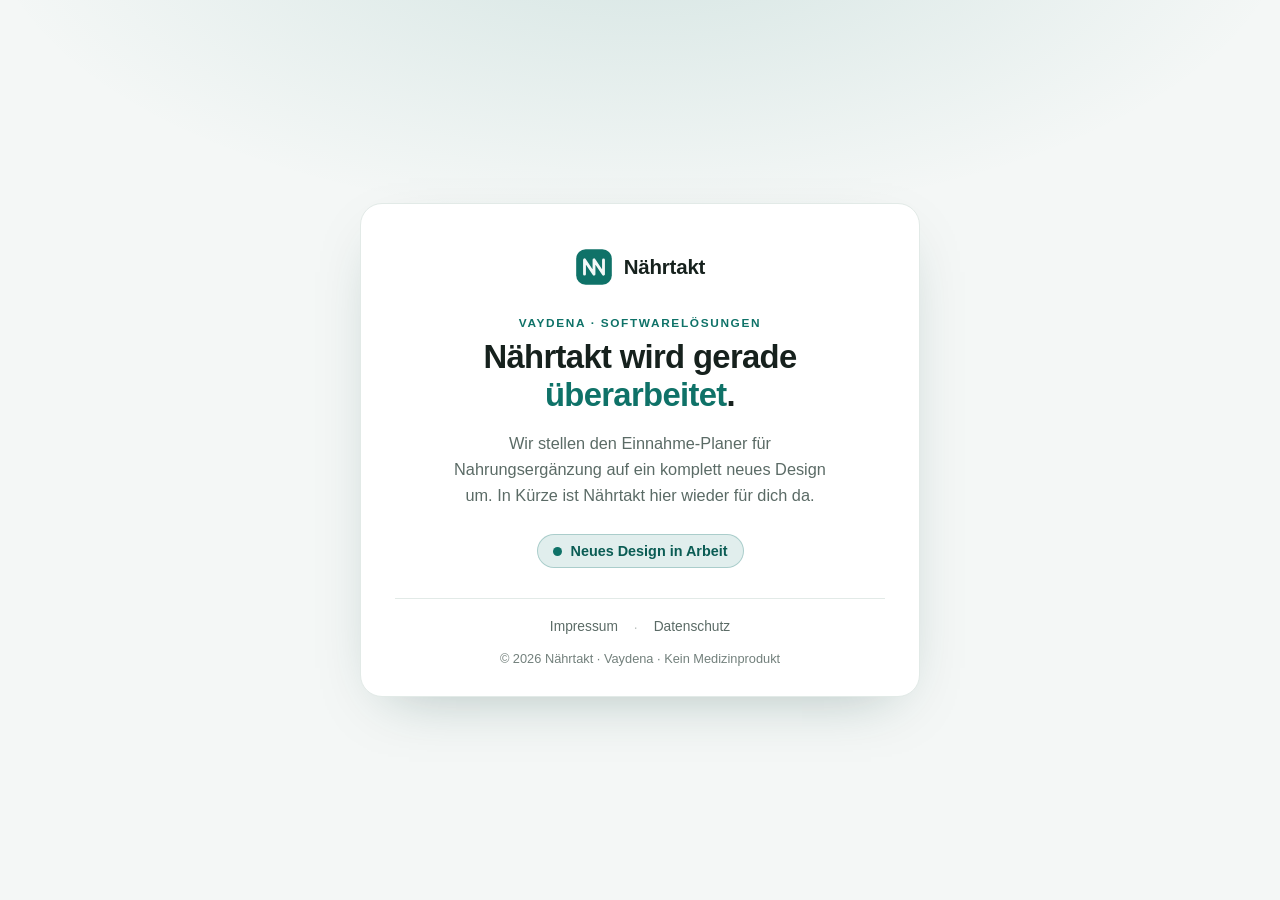
<file: naehrtakt-web/index.html>
<!doctype html>
<html lang="de">
<head>
<meta charset="utf-8">
<meta name="viewport" content="width=device-width, initial-scale=1, viewport-fit=cover">
<meta name="theme-color" content="#0f7268" media="(prefers-color-scheme: light)">
<meta name="theme-color" content="#16211d" media="(prefers-color-scheme: dark)">
<title>Nährtakt – wird überarbeitet</title>
<meta name="description" content="Nährtakt wird gerade überarbeitet und kommt bald in neuem Gewand zurück.">
<meta name="robots" content="noindex,follow">
<link rel="canonical" href="https://naehrtakt.vaydena.de/">
<link rel="icon" href="assets/img/favicon.svg" type="image/svg+xml">
<link rel="icon" href="assets/img/favicon-32.png" sizes="32x32">
<link rel="apple-touch-icon" href="assets/img/icon-180.png">
<style>
  :root{
    --primary:#0f7268; --primary-2:#0b5c54; --accent:#e08a1e;
    --bg:#f4f7f6; --card:#ffffff; --ink:#16211d; --muted:#5b6b66; --line:#e2eae7;
    --ring:rgba(15,114,104,.14);
  }
  @media (prefers-color-scheme: dark){
    :root{
      --bg:#101613; --card:#16211d; --ink:#eaf1ee; --muted:#9fb2ac; --line:#26332e;
      --ring:rgba(255,255,255,.06);
    }
  }
  *{box-sizing:border-box}
  html,body{margin:0}
  body{
    min-height:100vh; min-height:100dvh;
    display:flex; align-items:center; justify-content:center;
    padding:32px 16px;
    font-family:-apple-system,BlinkMacSystemFont,"Segoe UI",Roboto,Helvetica,Arial,sans-serif;
    color:var(--ink);
    background:
      radial-gradient(1100px 520px at 50% -10%, var(--ring), transparent 60%),
      var(--bg);
    -webkit-font-smoothing:antialiased; text-rendering:optimizeLegibility;
  }
  .card{
    width:100%; max-width:560px;
    background:var(--card);
    border:1px solid var(--line);
    border-radius:22px;
    padding:44px 34px 30px;
    box-shadow:0 20px 60px -28px rgba(11,60,54,.35);
    text-align:center;
  }
  .logo{
    display:inline-flex; align-items:center; gap:11px;
    font-weight:800; font-size:1.28rem; letter-spacing:-.01em;
    color:var(--ink); text-decoration:none;
  }
  .logo svg{width:38px; height:38px; display:block}
  .eyebrow{
    margin:26px 0 0; font-size:.74rem; font-weight:700; letter-spacing:.14em;
    text-transform:uppercase; color:var(--primary);
  }
  h1{
    margin:.5rem 0 0; font-size:clamp(1.55rem,5vw,2.05rem); line-height:1.16;
    letter-spacing:-.02em; font-weight:800;
  }
  h1 .hl{color:var(--primary)}
  .lead{
    margin:16px auto 0; max-width:44ch; color:var(--muted);
    font-size:1.02rem; line-height:1.6;
  }
  .status{
    margin:26px auto 0; display:inline-flex; align-items:center; gap:9px;
    padding:8px 15px; border-radius:999px;
    background:color-mix(in srgb, var(--primary) 12%, transparent);
    border:1px solid color-mix(in srgb, var(--primary) 26%, transparent);
    color:var(--primary-2); font-weight:600; font-size:.9rem;
  }
  @media (prefers-color-scheme: dark){ .status{color:#7fd8cc} }
  .dot{
    width:9px; height:9px; border-radius:50%; background:var(--primary);
    box-shadow:0 0 0 0 var(--primary); animation:pulse 1.9s ease-out infinite;
  }
  @keyframes pulse{
    0%{box-shadow:0 0 0 0 color-mix(in srgb, var(--primary) 55%, transparent)}
    70%{box-shadow:0 0 0 11px transparent}
    100%{box-shadow:0 0 0 0 transparent}
  }
  @media (prefers-reduced-motion: reduce){ .dot{animation:none} }
  .divider{height:1px; background:var(--line); margin:30px 0 0}
  .foot{
    margin-top:20px; display:flex; flex-wrap:wrap; gap:6px 16px;
    align-items:center; justify-content:center;
    font-size:.86rem; color:var(--muted);
  }
  .foot a{color:var(--muted); text-decoration:none; border-bottom:1px solid transparent; transition:border-color .15s, color .15s}
  .foot a:hover{color:var(--primary); border-bottom-color:var(--primary)}
  .sep{opacity:.4}
  .copy{width:100%; margin-top:10px; font-size:.8rem; opacity:.85}
</style>
</head>
<body>

  <main class="card">
    <span class="logo" aria-label="Nährtakt">
      <svg viewBox="0 0 32 32" aria-hidden="true">
        <rect x="1" y="1" width="30" height="30" rx="8" fill="var(--primary)"/>
        <path d="M8 22V10m0 0l8 12m0-12v12m0-12l8 12V10" fill="none" stroke="#fff" stroke-width="2.4" stroke-linecap="round" stroke-linejoin="round" opacity=".95"/>
      </svg>
      Nährtakt
    </span>

    <p class="eyebrow">Vaydena · Softwarelösungen</p>
    <h1>Nährtakt wird gerade <span class="hl">überarbeitet</span>.</h1>
    <p class="lead">Wir stellen den Einnahme-Planer für Nahrungsergänzung auf ein
      komplett neues Design um. In Kürze ist Nährtakt hier wieder für dich da.</p>

    <span class="status"><span class="dot" aria-hidden="true"></span>Neues Design in Arbeit</span>

    <div class="divider"></div>
    <nav class="foot" aria-label="Rechtliches">
      <a href="impressum.html">Impressum</a>
      <span class="sep" aria-hidden="true">·</span>
      <a href="datenschutz.html">Datenschutz</a>
      <span class="copy">© <span id="year">2026</span> Nährtakt · Vaydena · Kein Medizinprodukt</span>
    </nav>
  </main>

<script>
  (function(){
    "use strict";
    try{ document.getElementById("year").textContent = new Date().getFullYear(); }catch(e){}

    // Übergang sauber machen: einen evtl. noch installierten Service-Worker der
    // alten App abmelden und dessen Offline-Caches leeren, damit Rückkehrer und
    // installierte PWA-Clients die frische Platzhalterseite sehen (nicht die
    // gecachte alte App). Die neue sw.js zerstört sich zusätzlich selbst.
    try{
      if ("serviceWorker" in navigator){
        navigator.serviceWorker.getRegistrations()
          .then(function(rs){ rs.forEach(function(r){ r.unregister(); }); })
          .catch(function(){});
      }
      if (window.caches && caches.keys){
        caches.keys().then(function(ks){ ks.forEach(function(k){ caches.delete(k); }); }).catch(function(){});
      }
    }catch(e){}
  })();
</script>

</body>
</html>
</file>
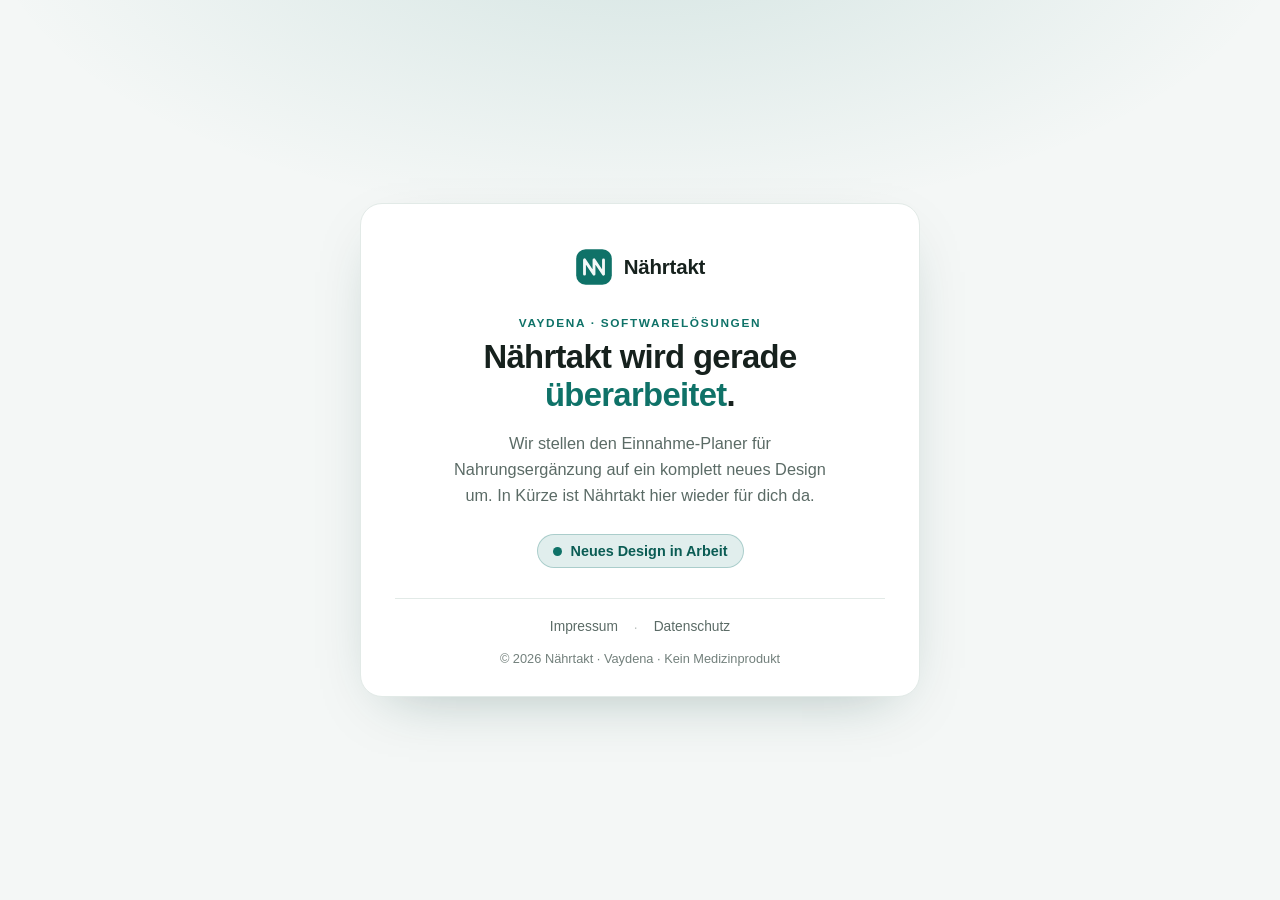
<file: naehrtakt-web/app.html>
<!doctype html>
<html lang="de">
<head>
<meta charset="utf-8">
<meta name="viewport" content="width=device-width, initial-scale=1">
<meta name="theme-color" content="#0f7268">
<meta name="robots" content="noindex,nofollow">
<title>Nährtakt – wird überarbeitet</title>
<meta http-equiv="refresh" content="0; url=./">
<link rel="canonical" href="https://naehrtakt.vaydena.de/">
<style>
  html,body{margin:0;height:100%}
  body{display:flex;align-items:center;justify-content:center;
    font-family:-apple-system,BlinkMacSystemFont,"Segoe UI",Roboto,Helvetica,Arial,sans-serif;
    background:#f4f7f6;color:#16211d}
  a{color:#0f7268}
</style>
</head>
<body>
  <p>Nährtakt wird überarbeitet – <a href="./">zur Startseite</a>.</p>
<script>
  // Alten Service Worker der App abmelden + Offline-Caches leeren, dann auf die
  // Platzhalter-Startseite umleiten (auch aus dem installierten PWA-Fenster).
  (function(){
    "use strict";
    try{
      if ("serviceWorker" in navigator){
        navigator.serviceWorker.getRegistrations()
          .then(function(rs){ rs.forEach(function(r){ r.unregister(); }); }).catch(function(){});
      }
      if (window.caches && caches.keys){
        caches.keys().then(function(ks){ ks.forEach(function(k){ caches.delete(k); }); }).catch(function(){});
      }
    }catch(e){}
    try{ location.replace("./"); }catch(e){ location.href="./"; }
  })();
</script>
</body>
</html>
</file>
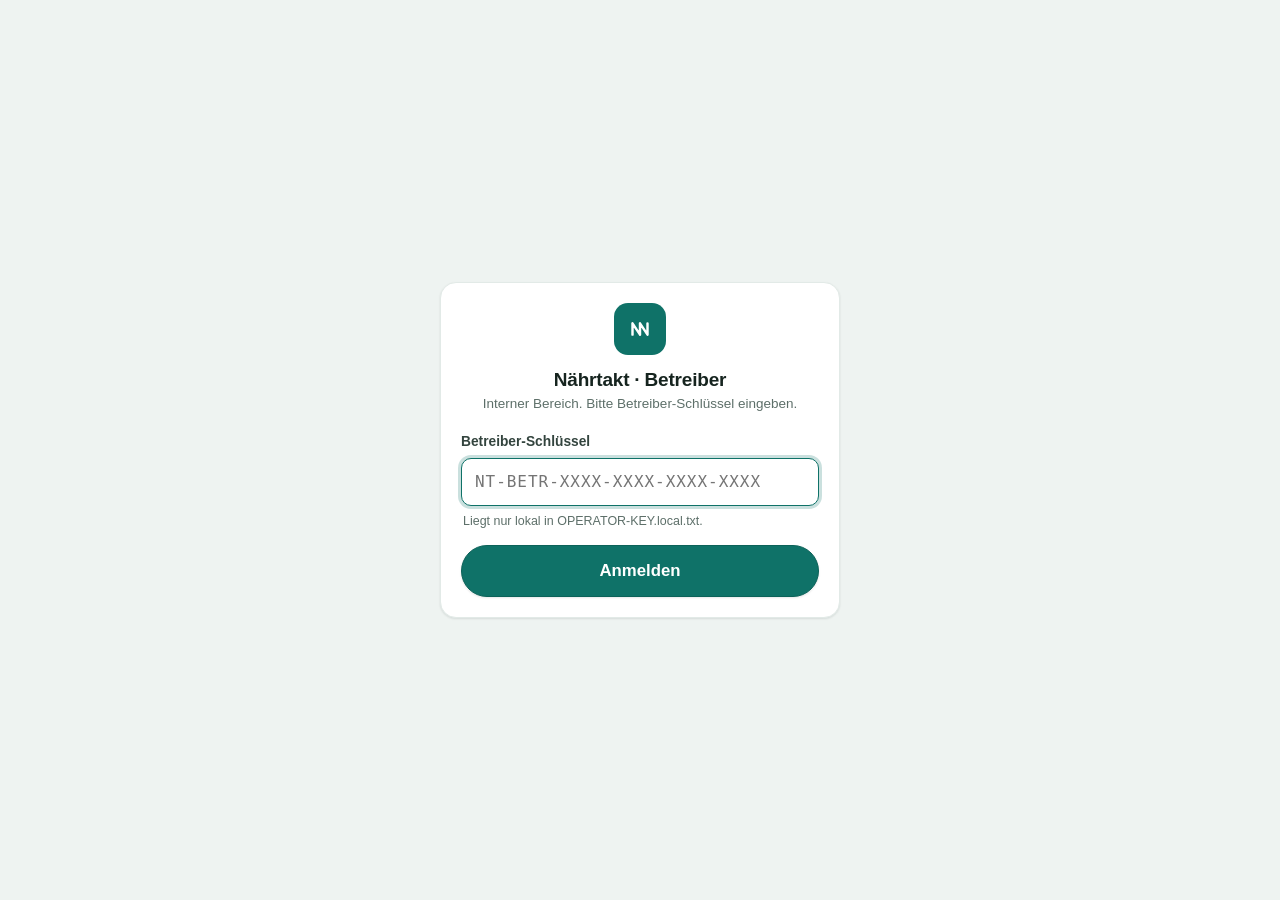
<file: naehrtakt-web/betreiber.html>
<!doctype html>
<html lang="de">
<head>
<meta charset="utf-8">
<meta name="viewport" content="width=device-width, initial-scale=1, viewport-fit=cover">
<meta name="theme-color" content="#0f7268" media="(prefers-color-scheme: light)">
<meta name="theme-color" content="#16211d" media="(prefers-color-scheme: dark)">
<title>Nährtakt · Betreiber</title>
<meta name="description" content="Interner Betreiber-Bereich von Nährtakt.">
<meta name="robots" content="noindex,nofollow">
<link rel="icon" href="assets/img/favicon.svg" type="image/svg+xml">
<link rel="icon" href="assets/img/favicon-32.png" sizes="32x32">
<link rel="stylesheet" href="assets/app.css">
<style>
/* ── Betreiber-Bereich: nur operator-spezifisches Layout; Tokens/Komponenten aus app.css ── */
body{background:var(--bg-2,var(--bg))}
.view{display:none}
.view.on{display:block}

/* Zentrierter Lade-/Login-Zustand */
.op-center{min-height:100dvh;display:grid;place-items:center;padding:22px}
.op-spin{width:34px;height:34px;border-radius:50%;border:3px solid var(--line);border-top-color:var(--primary);animation:opspin .8s linear infinite}
@keyframes opspin{to{transform:rotate(360deg)}}

.login-card{width:100%;max-width:400px}
.login-mark{width:52px;height:52px;border-radius:14px;display:grid;place-items:center;background:var(--primary);color:#fff;margin:0 auto 14px}

/* Kopf + Tabs */
.op-shell{max-width:1000px;margin:0 auto;padding:0 14px 40px}
.op-head{position:sticky;top:0;z-index:20;background:var(--surface);border-bottom:1px solid var(--line);
  margin:0 -14px 0;padding:10px 14px;display:flex;align-items:center;gap:10px}
.op-brand{display:flex;align-items:center;gap:9px;font-weight:800;letter-spacing:-.2px}
.op-brand svg{width:26px;height:26px;flex:0 0 auto}
.op-tabs{position:sticky;top:53px;z-index:19;background:var(--surface);border-bottom:1px solid var(--line);
  margin:0 -14px 16px;padding:6px 8px;display:flex;gap:4px;overflow-x:auto;-webkit-overflow-scrolling:touch;scrollbar-width:thin}
.op-tab{flex:0 0 auto;border:0;background:transparent;color:var(--muted);font:600 14px/1 var(--font);
  padding:9px 13px;border-radius:var(--radius-pill);cursor:pointer;white-space:nowrap;display:inline-flex;align-items:center;gap:7px}
.op-tab:hover{color:var(--ink);background:var(--bg-2)}
.op-tab.on{color:var(--primary-ink);background:var(--primary)}
.op-tab .cnt{font-size:11px;font-weight:800;background:rgba(0,0,0,.12);padding:1px 7px;border-radius:999px}
.op-tab.on .cnt{background:rgba(255,255,255,.22)}

/* KPI-Kacheln */
.kpi-grid{display:grid;grid-template-columns:repeat(auto-fill,minmax(150px,1fr));gap:12px}
.kpi{background:var(--surface);border:1px solid var(--line);border-radius:var(--radius);padding:14px 15px}
.kpi .n{font-size:26px;font-weight:800;letter-spacing:-.5px;line-height:1.05}
.kpi .l{color:var(--muted);font-size:12.5px;margin-top:3px}
.kpi .sub{margin-top:9px;display:flex;flex-wrap:wrap;gap:5px}
.kpi.accent{border-top:3px solid var(--accent)}
.kpi.primary{border-top:3px solid var(--primary)}

/* Datentabelle (app.css hat keine) */
.tbl-wrap{border:1px solid var(--line);border-radius:var(--radius);overflow:hidden;background:var(--surface)}
.tbl-scroll{overflow-x:auto;-webkit-overflow-scrolling:touch}
table.tbl{width:100%;border-collapse:collapse;font-size:13.5px;min-width:520px}
table.tbl th,table.tbl td{text-align:left;padding:10px 12px;border-bottom:1px solid var(--line);vertical-align:middle;white-space:nowrap}
table.tbl th{background:var(--bg-2);color:var(--muted);font-weight:700;font-size:12px;text-transform:uppercase;letter-spacing:.04em;position:sticky;top:0}
table.tbl tbody tr{cursor:pointer}
table.tbl tbody tr:hover{background:var(--primary-050)}
table.tbl tr:last-child td{border-bottom:0}
table.tbl td.wrap{white-space:normal;min-width:180px}
.cell-key{font-family:var(--mono);font-size:12.5px}
.tbl-empty{padding:26px 16px;text-align:center;color:var(--muted)}

/* Toolbar-Zeile (Suche/Filter/Neu) */
.op-toolbar{display:flex;flex-wrap:wrap;gap:9px;align-items:center;margin-bottom:12px}
.op-toolbar .grow{flex:1 1 180px;min-width:150px}
.seg{display:inline-flex;border:1px solid var(--line);border-radius:var(--radius-pill);overflow:hidden;background:var(--surface)}
.seg button{border:0;background:transparent;color:var(--muted);font:600 13px/1 var(--font);padding:8px 13px;cursor:pointer}
.seg button.on{background:var(--primary);color:#fff}

/* Detail-Sheet (Modal, mobil unten) */
.sheet-back{position:fixed;inset:0;z-index:60;background:rgba(10,25,22,.5);display:flex;align-items:center;justify-content:center;padding:16px;backdrop-filter:blur(2px)}
.sheet{background:var(--surface);border:1px solid var(--line);border-radius:var(--radius);width:100%;max-width:560px;max-height:88dvh;overflow:auto;box-shadow:var(--shadow-lg)}
.sheet-head{position:sticky;top:0;background:var(--surface);border-bottom:1px solid var(--line);padding:14px 16px;display:flex;align-items:center;gap:10px;z-index:2}
.sheet-head h3{margin:0;font-size:16px;flex:1;min-width:0;overflow:hidden;text-overflow:ellipsis}
.sheet-body{padding:16px}
.sheet-x{border:0;background:var(--bg-2);width:32px;height:32px;border-radius:9px;cursor:pointer;color:var(--ink-soft);font-size:18px;line-height:1;flex:0 0 auto}
.kv{display:grid;grid-template-columns:auto 1fr;gap:6px 14px;font-size:13.5px;margin:2px 0 4px}
.kv dt{color:var(--muted)}
.kv dd{margin:0;word-break:break-word}
.dev-row{display:flex;align-items:center;gap:8px;padding:9px 0;border-top:1px solid var(--line);font-size:13px}
.dev-row .hash{font-family:var(--mono);font-size:12px;color:var(--ink-soft)}

/* Mail-Ansicht */
.mail-body{border:1px solid var(--line);border-radius:var(--radius-sm);padding:12px 14px;background:var(--bg-2);
  max-height:52dvh;overflow:auto;font-size:14px;line-height:1.55;word-break:break-word}
.mail-body img{max-width:100%;height:auto;border-radius:6px}
.mail-html{all:revert}
.att{display:flex;align-items:center;gap:8px;padding:8px 10px;border:1px solid var(--line);border-radius:var(--radius-sm);font-size:13px;margin-top:8px;background:var(--surface)}

/* Toast */
#toast{position:fixed;left:50%;bottom:20px;transform:translateX(-50%) translateY(20px);z-index:90;
  background:var(--ink);color:#fff;padding:11px 16px;border-radius:var(--radius-pill);font-size:14px;font-weight:600;
  box-shadow:var(--shadow-lg);opacity:0;pointer-events:none;transition:opacity .2s,transform .2s;max-width:92vw}
#toast.on{opacity:1;transform:translateX(-50%) translateY(0)}
#toast.err{background:var(--danger)}
#toast.ok{background:var(--ok)}

.keybox{font-family:var(--mono);font-size:15px;background:var(--bg-2);border:1px dashed var(--accent);
  border-radius:var(--radius-sm);padding:12px 14px;word-break:break-all;user-select:all}
.hint-line{display:flex;gap:9px;align-items:flex-start;font-size:13px;color:var(--ink-soft);background:var(--warn-050);
  border:1px solid var(--warn);border-radius:var(--radius-sm);padding:10px 12px}
.hint-line svg{flex:0 0 auto;margin-top:1px;color:var(--warn)}
.tool-card h3{margin:0 0 4px;font-size:15px}
.tool-card p{margin:0 0 12px;color:var(--muted);font-size:13.5px}
@media (max-width:560px){
  .sheet{max-width:none;align-self:flex-end;border-radius:var(--radius) var(--radius) 0 0;max-height:92dvh}
  .sheet-back{align-items:flex-end;padding:0}
}
</style>
</head>
<body>

<!-- ── Laden ─────────────────────────────────────────────────────────── -->
<section class="view on" id="viewLoading">
  <div class="op-center"><div class="op-spin" role="status" aria-label="Lädt"></div></div>
</section>

<!-- ── Login ─────────────────────────────────────────────────────────── -->
<section class="view" id="viewLogin">
  <div class="op-center">
    <div class="card pad-lg login-card">
      <div class="login-mark">
        <svg viewBox="0 0 32 32" aria-hidden="true" width="30" height="30">
          <path d="M8 22V10m0 0l8 12m0-12v12m0-12l8 12V10" fill="none" stroke="#fff" stroke-width="2.6" stroke-linecap="round" stroke-linejoin="round"/>
        </svg>
      </div>
      <h1 style="text-align:center;font-size:19px;margin:0 0 2px">Nährtakt · Betreiber</h1>
      <p class="muted" style="text-align:center;margin:0 0 18px;font-size:13.5px">Interner Bereich. Bitte Betreiber-Schlüssel eingeben.</p>
      <form id="loginForm" novalidate>
        <div class="field">
          <label for="loginKey">Betreiber-Schlüssel</label>
          <input class="input mono" id="loginKey" type="password" autocomplete="current-password"
                 spellcheck="false" placeholder="NT-BETR-XXXX-XXXX-XXXX-XXXX" aria-describedby="loginHint">
          <p class="tiny muted" id="loginHint" style="margin:6px 2px 0">Liegt nur lokal in <span class="mono">OPERATOR-KEY.local.txt</span>.</p>
        </div>
        <div id="loginMsg" role="alert" aria-live="assertive"></div>
        <button class="btn primary block lg" id="loginBtn" type="submit">Anmelden</button>
      </form>
    </div>
  </div>
</section>

<!-- ── Dashboard ─────────────────────────────────────────────────────── -->
<section class="view" id="viewDash">
  <div class="op-shell">
    <header class="op-head">
      <span class="op-brand">
        <svg viewBox="0 0 32 32" aria-hidden="true">
          <rect x="1" y="1" width="30" height="30" rx="8" fill="var(--primary)"/>
          <path d="M8 22V10m0 0l8 12m0-12v12m0-12l8 12V10" fill="none" stroke="#fff" stroke-width="2.4" stroke-linecap="round" stroke-linejoin="round"/>
        </svg>
        Betreiber
      </span>
      <span class="grow"></span>
      <button class="btn ghost sm" id="btnReload" type="button" title="Neu laden">Aktualisieren</button>
      <button class="btn subtle sm" data-act="logout" type="button">Abmelden</button>
    </header>

    <nav class="op-tabs" id="opTabs" aria-label="Bereiche">
      <button class="op-tab on" data-tab="overview" type="button">Übersicht</button>
      <button class="op-tab" data-tab="licenses" type="button">Lizenzen</button>
      <button class="op-tab" data-tab="activations" type="button">Aktivierungen</button>
      <button class="op-tab" data-tab="orders" type="button">Bestellungen</button>
      <button class="op-tab" data-tab="inbox" type="button">Posteingang</button>
      <button class="op-tab" data-tab="tools" type="button">Werkzeuge</button>
    </nav>

    <div id="tabContent"></div>
  </div>
</section>

<div id="toast" role="status" aria-live="polite"></div>
<div id="sheetRoot"></div>

<script src="assets/config.js"></script>
<script>
(function(){
  "use strict";
  var NT = window.NT_CONFIG || {};
  var SS_KEY = "nt_admin_key";

  /* ── State ───────────────────────────────────────────────────────── */
  var state = {
    adminKey: "",
    tab: "overview",
    lic:  { rows:[], offset:0, q:"", status:"", done:false, loading:false },
    act:  { rows:[], loading:false },
    ord:  { rows:[], offset:0, status:"", done:false, loading:false },
    mail: { mode:"imap", mails:[], mailbox:"", log:[], logOffset:0, logDone:false }
  };
  var counts = { licenses:null, activations:null, orders:null, messages:null };

  /* ── DOM-Helfer ──────────────────────────────────────────────────── */
  function el(id){ return document.getElementById(id); }
  function esc(s){ return String(s==null?"":s).replace(/[&<>"']/g,function(c){
    return {"&":"&amp;","<":"&lt;",">":"&gt;",'"':"&quot;","'":"&#39;"}[c]; }); }
  function showView(v){
    ["viewLoading","viewLogin","viewDash"].forEach(function(id){
      el(id).classList.toggle("on", id==="view"+v.charAt(0).toUpperCase()+v.slice(1));
    });
  }
  var toastT;
  function toast(msg, kind){
    var t = el("toast"); t.textContent = msg; t.className = ""; if(kind) t.classList.add(kind);
    void t.offsetWidth; t.classList.add("on");
    clearTimeout(toastT); toastT = setTimeout(function(){ t.classList.remove("on"); }, 3200);
  }

  /* ── Formatierung ────────────────────────────────────────────────── */
  function fmtDate(iso){ if(!iso) return "—"; var d=new Date(iso); if(isNaN(d)) return "—";
    return d.toLocaleDateString("de-DE",{day:"2-digit",month:"2-digit",year:"numeric"}); }
  function fmtDT(iso){ if(!iso) return "—"; var d=new Date(iso); if(isNaN(d)) return "—";
    return d.toLocaleString("de-DE",{day:"2-digit",month:"2-digit",year:"2-digit",hour:"2-digit",minute:"2-digit"}); }
  function fmtEur(n){ var v=Number(n||0); return v.toLocaleString("de-DE",{minimumFractionDigits:2,maximumFractionDigits:2})+" €"; }
  function shortHash(h){ h=String(h||""); return h.length>14 ? h.slice(0,8)+"…"+h.slice(-4) : h; }
  function statusBadge(s){
    if(s==="active")  return '<span class="badge ok">aktiv</span>';
    if(s==="blocked") return '<span class="badge danger">gesperrt</span>';
    if(s==="paid")    return '<span class="badge ok">bezahlt</span>';
    if(s==="pending") return '<span class="badge warn">offen</span>';
    if(s==="cancelled"||s==="canceled") return '<span class="badge">storniert</span>';
    return '<span class="badge">'+esc(s||"—")+'</span>';
  }

  /* ── API-Client (spiegelt license.js-Header + x-admin-key) ───────── */
  function mapErr(code, status){
    var m = {
      unauthorized:"Betreiber-Schlüssel ungültig.",
      bad_json:"Ungültige Anfrage.", bad_id:"Ungültige Eingabe.", bad_status:"Ungültiger Status.",
      bad_uid:"Ungültige Eingabe.", bad_index:"Ungültige Eingabe.",
      not_found:"Nicht gefunden.", unknown_action:"Unbekannte Aktion.",
      method_not_allowed:"Methode nicht erlaubt.", server_error:"Serverfehler. Bitte später erneut.",
      mail_not_configured:"IMAP-Posteingang noch nicht konfiguriert.",
      imap_connect_failed:"Verbindung zum Postfach fehlgeschlagen.",
      imap_auth_failed:"Anmeldung am Postfach fehlgeschlagen (Zugangsdaten prüfen).",
      imap_select_failed:"Postfach konnte nicht geöffnet werden.",
      imap_closed:"Verbindung zum Postfach unterbrochen.",
      imap_timeout:"Zeitüberschreitung beim Postfach.",
      mail_too_large:"Die Nachricht ist zu groß.", attachment_too_large:"Der Anhang ist zu groß.",
      delete_failed:"Löschen fehlgeschlagen.", network:"Keine Verbindung. Bist du online?"
    };
    return m[code] || (code ? code : ("Fehler ("+ (status||"?") +")"));
  }
  async function api(fn, action, body){
    var res, txt, json;
    try{
      res = await fetch(NT.fnBase + "/" + fn, {
        method:"POST",
        headers:{
          "Content-Type":"application/json",
          "apikey": NT.anonKey || "",
          "Authorization":"Bearer " + (NT.anonKey || ""),
          "x-admin-key": state.adminKey || ""
        },
        body: JSON.stringify(Object.assign({ action: action }, body || {}))
      });
    }catch(e){ var ne=new Error("network"); ne.code="network"; throw ne; }
    txt = await res.text();
    try{ json = txt ? JSON.parse(txt) : {}; }catch(e){ json = {}; }
    if(!res.ok){
      var code = (json && json.error) ? json.error : ("http_"+res.status);
      var er = new Error(code); er.code = code; er.status = res.status; throw er;
    }
    return json;
  }
  var adminApi = function(a,b){ return api("naehrtakt-admin", a, b); };
  var mailApi  = function(a,b){ return api("naehrtakt-mail",  a, b); };

  /* ── Login / Boot ────────────────────────────────────────────────── */
  function loginMsg(text, kind){
    var m = el("loginMsg");
    if(!text){ m.innerHTML=""; return; }
    m.innerHTML = '<div class="card flat" style="margin:2px 0 12px;padding:10px 12px;border-left:3px solid var(--'+
      (kind==="ok"?"ok":"danger")+')"><span class="badge '+(kind==="ok"?"ok":"danger")+'">'+
      (kind==="ok"?"OK":"Fehler")+'</span> <span style="margin-left:6px">'+esc(text)+'</span></div>';
  }
  el("loginForm").addEventListener("submit", async function(e){
    e.preventDefault();
    loginMsg("");
    var key = el("loginKey").value.trim();
    if(!key){ loginMsg("Bitte Betreiber-Schlüssel eingeben.","err"); return; }
    var btn = el("loginBtn"); btn.disabled=true; var old=btn.textContent; btn.textContent="Prüfe …";
    state.adminKey = key;
    try{
      await adminApi("login");
      try{ sessionStorage.setItem(SS_KEY, key); }catch(_){}
      el("loginKey").value="";
      enterDash();
    }catch(err){
      state.adminKey="";
      loginMsg(err.code==="network" ? mapErr("network") : "Schlüssel ungültig.", "err");
      btn.disabled=false; btn.textContent=old;
    }
  });

  async function boot(){
    var saved="";
    try{ saved = sessionStorage.getItem(SS_KEY) || ""; }catch(_){}
    if(!saved){ showView("login"); setTimeout(function(){ el("loginKey").focus(); },60); return; }
    state.adminKey = saved;
    showView("loading");
    try{ await adminApi("login"); enterDash(); }
    catch(err){
      try{ sessionStorage.removeItem(SS_KEY); }catch(_){}
      state.adminKey="";
      showView("login");
      if(err.code!=="unauthorized") loginMsg(mapErr(err.code,err.status),"err");
      setTimeout(function(){ el("loginKey").focus(); },60);
    }
  }

  function enterDash(){ showView("dash"); switchTab(state.tab || "overview"); }

  /* ── Tabs ────────────────────────────────────────────────────────── */
  el("opTabs").addEventListener("click", function(e){
    var b = e.target.closest(".op-tab"); if(!b) return;
    switchTab(b.dataset.tab);
  });
  el("btnReload").addEventListener("click", function(){ switchTab(state.tab, true); });

  function markTabs(){
    Array.prototype.forEach.call(el("opTabs").children, function(b){
      b.classList.toggle("on", b.dataset.tab===state.tab);
    });
  }
  function switchTab(tab, force){
    state.tab = tab; markTabs();
    var c = el("tabContent");
    if(tab==="overview")      renderOverview(c, force);
    else if(tab==="licenses") renderLicenses(c, force);
    else if(tab==="activations") renderActivations(c, force);
    else if(tab==="orders")   renderOrders(c, force);
    else if(tab==="inbox")    renderInbox(c, force);
    else if(tab==="tools")    renderTools(c);
  }
  function busy(c){ c.innerHTML = '<div class="center" style="padding:40px 0"><div class="op-spin"></div></div>'; }
  function errorBox(c, msg, retryTab){
    c.innerHTML = '<div class="card pad-lg" style="border-left:3px solid var(--danger)">'+
      '<p style="margin:0 0 12px"><span class="badge danger">Fehler</span> <span style="margin-left:6px">'+esc(msg)+'</span></p>'+
      '<button class="btn subtle sm" data-act="retry" data-tab="'+esc(retryTab)+'">Erneut versuchen</button></div>';
  }

  /* ── Übersicht ───────────────────────────────────────────────────── */
  async function renderOverview(c, force){
    busy(c);
    try{
      var s = await adminApi("stats");
      counts.licenses = s.licenses ? s.licenses.total : null;
      counts.activations = s.activations ? s.activations.total : null;
      counts.orders = s.orders ? s.orders.total : null;
      counts.messages = s.messages ? s.messages.total : null;
      updateTabCounts();
      var lic=s.licenses||{}, act=s.activations||{}, ord=s.orders||{}, msg=s.messages||{};
      var ev = Array.isArray(s.events_30d)?s.events_30d:[];
      var evHtml = ev.length
        ? '<div class="tbl-wrap"><div class="tbl-scroll"><table class="tbl"><thead><tr><th>Ereignis</th><th>Anzahl (30 T.)</th></tr></thead><tbody>'+
          ev.map(function(r){ return '<tr style="cursor:default"><td>'+esc(r.kind)+'</td><td>'+esc(r.n)+'</td></tr>'; }).join("")+
          '</tbody></table></div></div>'
        : '<p class="muted tiny">Keine Ereignisse in den letzten 30 Tagen.</p>';
      c.innerHTML =
        '<div class="kpi-grid">'+
          kpi(lic.total,"Lizenzen gesamt","primary",
              '<span class="badge ok">'+ (lic.active||0) +' aktiv</span>'+
              (lic.blocked?'<span class="badge danger">'+lic.blocked+' gesperrt</span>':'')+
              '<span class="badge info">'+ (lic.activated||0) +' aktiviert</span>')+
          kpi(act.total,"Aktivierungen (Geräte)","",
              '<span class="badge">'+ (act.devices_licenses||0) +' Lizenzen mit Gerät</span>')+
          kpi(ord.total,"Bestellungen","",
              '<span class="badge warn">'+ (ord.pending||0) +' offen</span>'+
              '<span class="badge ok">'+ (ord.paid||0) +' bezahlt</span>')+
          kpi(fmtEur(ord.revenue),"Umsatz (bezahlt)","accent","")+
          kpi(msg.total,"Nachrichten (Log)","",
              (msg.unread?'<span class="badge warn">'+msg.unread+' ungelesen</span>':'<span class="badge ok">alle gelesen</span>'))+
        '</div>'+
        '<h3 style="margin:22px 2px 10px;font-size:15px">Ereignisse (30 Tage)</h3>'+ evHtml;
    }catch(err){ errorBox(c, mapErr(err.code,err.status), "overview"); }
  }
  function kpi(n,l,cls,sub){
    return '<div class="kpi '+(cls||"")+'"><div class="n">'+esc(n==null?"—":n)+'</div><div class="l">'+esc(l)+'</div>'+
      (sub?'<div class="sub">'+sub+'</div>':'')+'</div>';
  }
  function updateTabCounts(){
    var map={licenses:counts.licenses,activations:counts.activations,orders:counts.orders};
    Array.prototype.forEach.call(el("opTabs").children, function(b){
      var v=map[b.dataset.tab];
      var base = b.dataset.tab==="licenses"?"Lizenzen":b.dataset.tab==="activations"?"Aktivierungen":b.dataset.tab==="orders"?"Bestellungen":null;
      if(base!=null){ b.innerHTML = esc(base) + (v!=null?' <span class="cnt">'+esc(v)+'</span>':''); }
    });
  }

  /* ── Lizenzen ────────────────────────────────────────────────────── */
  function renderLicenses(c, force){
    if(force){ state.lic={rows:[],offset:0,q:state.lic.q,status:state.lic.status,done:false,loading:false}; }
    c.innerHTML =
      '<div class="op-toolbar">'+
        '<input class="input grow" id="licQ" type="search" placeholder="Suche: Schlüssel, Name, E-Mail …" value="'+esc(state.lic.q)+'">'+
        '<div class="seg" id="licSeg">'+
          '<button data-s="" class="'+(state.lic.status===""?"on":"")+'">Alle</button>'+
          '<button data-s="active" class="'+(state.lic.status==="active"?"on":"")+'">Aktiv</button>'+
          '<button data-s="blocked" class="'+(state.lic.status==="blocked"?"on":"")+'">Gesperrt</button>'+
        '</div>'+
        '<button class="btn ghost sm" data-act="lic-search" type="button">Suchen</button>'+
        '<span class="grow" style="flex:1"></span>'+
        '<button class="btn primary sm" data-act="lic-new" type="button">+ Neue Lizenz</button>'+
      '</div>'+
      '<div id="licList"></div>';
    if(state.lic.rows.length===0 && !state.lic.done) loadLicenses(true);
    else renderLicList();
    var q=el("licQ"); if(q) q.addEventListener("keydown",function(e){ if(e.key==="Enter"){ e.preventDefault(); doLicSearch(); }});
  }
  function doLicSearch(){
    state.lic.q = (el("licQ")&&el("licQ").value.trim())||"";
    state.lic.rows=[]; state.lic.offset=0; state.lic.done=false;
    loadLicenses(true);
  }
  async function loadLicenses(replace){
    if(state.lic.loading) return; state.lic.loading=true;
    var box=el("licList"); if(replace&&box) busy(box);
    try{
      var r = await adminApi("licenses",{ q:state.lic.q, status:state.lic.status, limit:100, offset:state.lic.rows.length });
      var rows = r.rows||[];
      state.lic.rows = replace ? rows : state.lic.rows.concat(rows);
      state.lic.done = rows.length < 100;
      renderLicList();
    }catch(err){ if(box) errorBox(box, mapErr(err.code,err.status), "licenses"); }
    finally{ state.lic.loading=false; }
  }
  function renderLicList(){
    var box=el("licList"); if(!box) return;
    var rows=state.lic.rows;
    if(!rows.length){ box.innerHTML='<div class="tbl-wrap"><div class="tbl-empty">Keine Lizenzen gefunden.</div></div>'; return; }
    box.innerHTML =
      '<div class="tbl-wrap"><div class="tbl-scroll"><table class="tbl"><thead><tr>'+
        '<th>Schlüssel</th><th>Status</th><th>Name / E-Mail</th><th>Geräte</th><th>Zuletzt</th><th>Erstellt</th>'+
      '</tr></thead><tbody>'+
      rows.map(function(l){
        return '<tr data-act="lic-open" data-id="'+esc(l.id)+'">'+
          '<td class="cell-key">'+esc(l.key)+'</td>'+
          '<td>'+statusBadge(l.status)+'</td>'+
          '<td class="wrap">'+esc(l.name||"—")+(l.email?'<br><span class="muted tiny">'+esc(l.email)+'</span>':'')+'</td>'+
          '<td>'+esc(l.activated_count!=null?l.activated_count:0)+' / '+esc(l.max_devices!=null?l.max_devices:"—")+'</td>'+
          '<td>'+fmtDate(l.last_seen)+'</td>'+
          '<td>'+fmtDate(l.created_at)+'</td>'+
        '</tr>';
      }).join("")+
      '</tbody></table></div></div>'+
      (state.lic.done ? '' : '<div class="center" style="margin-top:14px"><button class="btn subtle sm" data-act="lic-more" type="button">Mehr laden</button></div>');
  }

  function licSheet(l){
    var devices = Array.isArray(l.devices)?l.devices:[];
    var devHtml = devices.length
      ? devices.map(function(d){
          return '<div class="dev-row"><span class="grow" style="flex:1;min-width:0">'+
            '<span class="hash">'+esc(shortHash(d.device_hash))+'</span>'+
            '<br><span class="muted tiny">'+esc((d.user_agent||"").slice(0,60)||"unbekanntes Gerät")+' · zuletzt '+fmtDT(d.last_seen||d.created_at)+'</span></span>'+
            '<button class="btn danger sm" data-act="dev-del" data-id="'+esc(d.id)+'" type="button">Entfernen</button></div>';
        }).join("")
      : '<p class="muted tiny">Noch kein Gerät aktiviert.</p>';
    openSheet(esc(l.key),
      '<dl class="kv">'+
        '<dt>Status</dt><dd>'+statusBadge(l.status)+'</dd>'+
        '<dt>Geräte</dt><dd>'+esc(l.activated_count!=null?l.activated_count:0)+' / '+esc(l.max_devices!=null?l.max_devices:"—")+'</dd>'+
        '<dt>Erste Aktiv.</dt><dd>'+fmtDT(l.first_activated)+'</dd>'+
        '<dt>Zuletzt</dt><dd>'+fmtDT(l.last_seen)+'</dd>'+
        '<dt>Bestellung</dt><dd>'+(l.order_id?('#'+esc(l.order_id)):'—')+'</dd>'+
        '<dt>Erstellt</dt><dd>'+fmtDT(l.created_at)+'</dd>'+
      '</dl>'+
      '<hr style="border:0;border-top:1px solid var(--line);margin:14px 0">'+
      '<div class="field"><label>Name</label><input class="input" id="edName" value="'+esc(l.name||"")+'"></div>'+
      '<div class="field"><label>E-Mail</label><input class="input" id="edEmail" type="email" value="'+esc(l.email||"")+'"></div>'+
      '<div class="row">'+
        '<div class="field grow"><label>Max. Geräte</label><input class="input" id="edMax" type="number" min="1" max="99" value="'+esc(l.max_devices!=null?l.max_devices:5)+'"></div>'+
      '</div>'+
      '<div class="field"><label>Notiz</label><textarea class="textarea" id="edNote" rows="2">'+esc(l.note||"")+'</textarea></div>'+
      '<div class="row" style="margin-top:6px">'+
        '<button class="btn primary" data-act="lic-save" data-id="'+esc(l.id)+'" type="button">Speichern</button>'+
        (l.status==="active"
          ? '<button class="btn subtle" data-act="lic-block" data-id="'+esc(l.id)+'" type="button">Sperren</button>'
          : '<button class="btn subtle" data-act="lic-unblock" data-id="'+esc(l.id)+'" type="button">Entsperren</button>')+
      '</div>'+
      '<h4 style="margin:20px 0 6px;font-size:14px">Geräte ('+devices.length+')</h4>'+ devHtml +
      '<hr style="border:0;border-top:1px solid var(--line);margin:16px 0 12px">'+
      '<button class="btn danger block" data-act="lic-del" data-id="'+esc(l.id)+'" data-key="'+esc(l.key)+'" type="button">Lizenz löschen</button>'
    );
  }
  function licCreateSheet(prefill){
    prefill = prefill || {};
    openSheet("Neue Lizenz",
      '<div class="field"><label>Name</label><input class="input" id="nlName" value="'+esc(prefill.name||"")+'"></div>'+
      '<div class="field"><label>E-Mail</label><input class="input" id="nlEmail" type="email" value="'+esc(prefill.email||"")+'"></div>'+
      '<div class="field"><label>Max. Geräte</label><input class="input" id="nlMax" type="number" min="1" max="99" value="5"></div>'+
      '<div class="field"><label>Notiz</label><textarea class="textarea" id="nlNote" rows="2">'+esc(prefill.note||"")+'</textarea></div>'+
      (prefill.order_id?'<p class="tiny muted">Wird mit Bestellung #'+esc(prefill.order_id)+' verknüpft und diese auf „bezahlt" gesetzt.</p>':'')+
      '<button class="btn primary block lg" data-act="lic-create" '+(prefill.order_id?'data-order="'+esc(prefill.order_id)+'"':'')+' type="button">Lizenz erstellen</button>'+
      '<p class="tiny muted" style="margin-top:10px">Der Schlüssel wird serverseitig erzeugt und danach hier angezeigt.</p>'
    );
  }

  /* ── Aktivierungen ───────────────────────────────────────────────── */
  async function renderActivations(c, force){
    busy(c);
    try{
      var r = await adminApi("activations",{ limit:200 });
      state.act.rows = r.rows||[];
      var rows = state.act.rows;
      c.innerHTML =
        '<p class="muted tiny" style="margin:0 0 12px">Alle aktiven Geräte-Aktivierungen (max. 200, neueste zuerst).</p>'+
        (rows.length
          ? '<div class="tbl-wrap"><div class="tbl-scroll"><table class="tbl"><thead><tr>'+
              '<th>Schlüssel</th><th>Gerät (Hash)</th><th>Client</th><th>Aktiviert</th><th>Zuletzt</th><th></th>'+
            '</tr></thead><tbody>'+
            rows.map(function(a){
              return '<tr style="cursor:default">'+
                '<td class="cell-key">'+esc(a.key||("Lizenz #"+a.license_id))+'</td>'+
                '<td class="cell-key">'+esc(shortHash(a.device_hash))+'</td>'+
                '<td class="wrap"><span class="muted tiny">'+esc((a.user_agent||"—").slice(0,54))+'</span></td>'+
                '<td>'+fmtDT(a.created_at)+'</td>'+
                '<td>'+fmtDT(a.last_seen)+'</td>'+
                '<td><button class="btn danger sm" data-act="act-del" data-id="'+esc(a.id)+'" type="button">Entfernen</button></td>'+
              '</tr>';
            }).join("")+
            '</tbody></table></div></div>'
          : '<div class="tbl-wrap"><div class="tbl-empty">Noch keine Aktivierungen.</div></div>');
    }catch(err){ errorBox(c, mapErr(err.code,err.status), "activations"); }
  }

  /* ── Bestellungen ────────────────────────────────────────────────── */
  function renderOrders(c, force){
    if(force){ state.ord={rows:[],offset:0,status:state.ord.status,done:false,loading:false}; }
    c.innerHTML =
      '<div class="op-toolbar">'+
        '<div class="seg" id="ordSeg">'+
          '<button data-s="" class="'+(state.ord.status===""?"on":"")+'">Alle</button>'+
          '<button data-s="pending" class="'+(state.ord.status==="pending"?"on":"")+'">Offen</button>'+
          '<button data-s="paid" class="'+(state.ord.status==="paid"?"on":"")+'">Bezahlt</button>'+
        '</div>'+
        '<span class="grow" style="flex:1"></span>'+
        '<button class="btn primary sm" data-act="ord-new" type="button">+ Neue Bestellung</button>'+
      '</div>'+
      '<div id="ordList"></div>';
    loadOrders(true);
  }
  async function loadOrders(replace){
    if(state.ord.loading) return; state.ord.loading=true;
    var box=el("ordList"); if(replace&&box) busy(box);
    try{
      var r = await adminApi("orders",{ status:state.ord.status||undefined, limit:200, offset:state.ord.rows.length });
      var rows=r.rows||[];
      state.ord.rows = replace?rows:state.ord.rows.concat(rows);
      state.ord.done = rows.length<200;
      renderOrdList();
    }catch(err){ if(box) errorBox(box, mapErr(err.code,err.status), "orders"); }
    finally{ state.ord.loading=false; }
  }
  function renderOrdList(){
    var box=el("ordList"); if(!box) return; var rows=state.ord.rows;
    if(!rows.length){ box.innerHTML='<div class="tbl-wrap"><div class="tbl-empty">Keine Bestellungen.</div></div>'; return; }
    box.innerHTML =
      '<div class="tbl-wrap"><div class="tbl-scroll"><table class="tbl"><thead><tr>'+
        '<th>Referenz</th><th>Status</th><th>Käufer</th><th>Betrag</th><th>Methode</th><th>Lizenz</th><th>Datum</th>'+
      '</tr></thead><tbody>'+
      rows.map(function(o){
        return '<tr data-act="ord-open" data-id="'+esc(o.id)+'">'+
          '<td class="cell-key">'+esc(o.ref||("#"+o.id))+'</td>'+
          '<td>'+statusBadge(o.status)+'</td>'+
          '<td class="wrap">'+esc(o.name||"—")+(o.email?'<br><span class="muted tiny">'+esc(o.email)+'</span>':'')+'</td>'+
          '<td>'+fmtEur(o.amount)+'</td>'+
          '<td>'+esc(o.method||"—")+'</td>'+
          '<td class="cell-key">'+(o.license_key?esc(o.license_key):'<span class="muted tiny">—</span>')+'</td>'+
          '<td>'+fmtDate(o.created_at)+'</td>'+
        '</tr>';
      }).join("")+
      '</tbody></table></div></div>'+
      (state.ord.done?'':'<div class="center" style="margin-top:14px"><button class="btn subtle sm" data-act="ord-more" type="button">Mehr laden</button></div>');
  }
  function ordSheet(o){
    var linked = !!o.license_id;
    openSheet(esc(o.ref||("Bestellung #"+o.id)),
      '<dl class="kv">'+
        '<dt>Status</dt><dd>'+statusBadge(o.status)+'</dd>'+
        '<dt>Käufer</dt><dd>'+esc(o.name||"—")+'</dd>'+
        '<dt>E-Mail</dt><dd>'+esc(o.email||"—")+'</dd>'+
        '<dt>Betrag</dt><dd>'+fmtEur(o.amount)+' '+esc(o.currency||"")+'</dd>'+
        '<dt>Methode</dt><dd>'+esc(o.method||"—")+'</dd>'+
        '<dt>Lizenz</dt><dd>'+(o.license_key?('<span class="cell-key">'+esc(o.license_key)+'</span>'):'—')+'</dd>'+
        '<dt>Erstellt</dt><dd>'+fmtDT(o.created_at)+'</dd>'+
      '</dl>'+
      '<div class="field"><label>Notiz</label><textarea class="textarea" id="odNote" rows="2">'+esc(o.note||"")+'</textarea></div>'+
      '<div class="field"><label>Status ändern</label><select class="select" id="odStatus">'+
        ['pending','paid','cancelled'].map(function(s){ return '<option value="'+s+'"'+(o.status===s?' selected':'')+'>'+
          (s==="pending"?"offen":s==="paid"?"bezahlt":"storniert")+'</option>'; }).join("")+
      '</select></div>'+
      '<div class="row" style="margin-top:6px">'+
        '<button class="btn primary" data-act="ord-save" data-id="'+esc(o.id)+'" type="button">Speichern</button>'+
      '</div>'+
      (!linked
        ? '<hr style="border:0;border-top:1px solid var(--line);margin:16px 0 12px">'+
          '<button class="btn accent block" data-act="ord-mklic" data-id="'+esc(o.id)+'" '+
            'data-name="'+esc(o.name||"")+'" data-email="'+esc(o.email||"")+'" type="button">Lizenz erstellen &amp; verknüpfen</button>'+
          '<p class="tiny muted" style="margin-top:8px">Erzeugt einen Schlüssel, verknüpft ihn mit dieser Bestellung und setzt sie auf „bezahlt".</p>'
        : '')
    );
  }
  function ordCreateSheet(){
    openSheet("Neue Bestellung",
      '<div class="field"><label>Referenz (optional)</label><input class="input mono" id="noRef" placeholder="z. B. PayPal-ID / Datum"></div>'+
      '<div class="field"><label>Name</label><input class="input" id="noName"></div>'+
      '<div class="field"><label>E-Mail</label><input class="input" id="noEmail" type="email"></div>'+
      '<div class="row">'+
        '<div class="field grow"><label>Betrag (€)</label><input class="input" id="noAmount" type="number" step="0.01" value="'+esc(NT.priceValue||2.99)+'"></div>'+
        '<div class="field grow"><label>Methode</label><select class="select" id="noMethod">'+
          '<option value="Überweisung">Überweisung</option><option value="PayPal">PayPal</option><option value="sonstige">sonstige</option>'+
        '</select></div>'+
      '</div>'+
      '<div class="field"><label>Notiz</label><textarea class="textarea" id="noNote" rows="2"></textarea></div>'+
      '<button class="btn primary block lg" data-act="ord-create" type="button">Bestellung anlegen</button>'
    );
  }

  /* ── Posteingang (IMAP) + Nachrichten-Log (DB) ───────────────────── */
  function renderInbox(c, force){
    c.innerHTML =
      '<div class="op-toolbar">'+
        '<div class="seg" id="pbSeg">'+
          '<button data-m="imap" class="'+(state.mail.mode==="imap"?"on":"")+'">Postfach (IMAP)</button>'+
          '<button data-m="log" class="'+(state.mail.mode==="log"?"on":"")+'">Nachrichten-Log</button>'+
        '</div>'+
        '<span class="grow" style="flex:1"></span>'+
        '<button class="btn ghost sm" data-act="inbox-refresh" type="button">Aktualisieren</button>'+
      '</div>'+
      '<div id="inboxList"></div>';
    if(state.mail.mode==="imap") loadImap(force); else loadLog(true);
  }
  async function loadImap(force){
    var box=el("inboxList"); busy(box);
    try{
      var r = await mailApi("list");
      state.mail.mails = r.mails||[]; state.mail.mailbox = r.mailbox||"";
      var rows=state.mail.mails;
      box.innerHTML = rows.length
        ? '<div class="tbl-wrap"><div class="tbl-scroll"><table class="tbl"><thead><tr>'+
            '<th></th><th>Von</th><th>Betreff</th><th>Datum</th><th></th></tr></thead><tbody>'+
          rows.map(function(m){
            return '<tr data-act="mail-open" data-uid="'+esc(m.uid)+'"'+(m.seen?'':' style="font-weight:700"')+'>'+
              '<td>'+(m.seen?'':'<span class="badge warn" style="padding:2px 7px">neu</span>')+'</td>'+
              '<td class="wrap">'+esc(m.from||m.fromAddr||"—")+'</td>'+
              '<td class="wrap">'+esc(m.subject||"(ohne Betreff)")+'</td>'+
              '<td>'+fmtDT(m.date)+'</td>'+
              '<td><button class="btn danger sm" data-act="mail-del" data-uid="'+esc(m.uid)+'" type="button">Löschen</button></td>'+
            '</tr>';
          }).join("")+
          '</tbody></table></div></div>'+
          '<p class="tiny muted" style="margin-top:10px">Postfach: '+esc(state.mail.mailbox)+' · letzte '+rows.length+' Nachrichten</p>'
        : '<div class="tbl-wrap"><div class="tbl-empty">Postfach ist leer.</div></div>';
    }catch(err){
      if(err.code==="mail_not_configured"){
        box.innerHTML =
          '<div class="card pad-lg" style="border-left:3px solid var(--warn)">'+
          '<h3 style="margin:0 0 8px;font-size:15px">Posteingang noch nicht konfiguriert</h3>'+
          '<p class="muted" style="margin:0 0 12px;font-size:13.5px">Damit hier E-Mails erscheinen, setze die Secrets der Function '+
          '<span class="mono">naehrtakt-mail</span>:</p>'+
          '<dl class="kv"><dt>MAIL_USER</dt><dd>Postfach-Adresse</dd><dt>MAIL_PASSWORD</dt><dd>Postfach-Passwort</dd>'+
          '<dt>MAIL_HOST</dt><dd>optional (Std. imap.hostinger.com)</dd><dt>MAIL_PORT</dt><dd>optional (Std. 993)</dd></dl>'+
          '<p class="tiny muted" style="margin-top:10px">Der Nachrichten-Log (oben umschalten) funktioniert auch ohne IMAP.</p></div>';
      } else { errorBox(box, mapErr(err.code,err.status), "inbox"); }
    }
  }
  async function loadLog(replace){
    var box=el("inboxList"); if(replace) busy(box);
    try{
      var r = await adminApi("messages",{ limit:100, offset: replace?0:state.mail.log.length });
      var rows=r.rows||[];
      state.mail.log = replace?rows:state.mail.log.concat(rows);
      state.mail.logDone = rows.length<100;
      rows=state.mail.log;
      box.innerHTML = rows.length
        ? '<div class="tbl-wrap"><div class="tbl-scroll"><table class="tbl"><thead><tr>'+
            '<th></th><th>Richtung</th><th>Von / An</th><th>Betreff</th><th>Datum</th></tr></thead><tbody>'+
          rows.map(function(m){
            var who = m.direction==="out" ? ("→ "+esc(m.to_addr||"")) : ("← "+esc(m.from_addr||""));
            return '<tr data-act="log-open" data-id="'+esc(m.id)+'"'+(m.read?'':' style="font-weight:700"')+'>'+
              '<td>'+(m.read?'':'<span class="badge warn" style="padding:2px 7px">neu</span>')+'</td>'+
              '<td>'+(m.direction==="out"?'<span class="badge info">aus</span>':'<span class="badge">ein</span>')+'</td>'+
              '<td class="wrap">'+who+'</td>'+
              '<td class="wrap">'+esc(m.subject||"(ohne Betreff)")+'</td>'+
              '<td>'+fmtDT(m.created_at)+'</td>'+
            '</tr>';
          }).join("")+
          '</tbody></table></div></div>'+
          (state.mail.logDone?'':'<div class="center" style="margin-top:14px"><button class="btn subtle sm" data-act="log-more" type="button">Mehr laden</button></div>')
        : '<div class="tbl-wrap"><div class="tbl-empty">Kein Nachrichten-Log.</div></div>';
    }catch(err){ errorBox(box, mapErr(err.code,err.status), "inbox"); }
  }
  async function openMail(uid){
    openSheet("Nachricht", '<div class="center" style="padding:30px 0"><div class="op-spin"></div></div>');
    try{
      var m = await mailApi("get",{ uid: uid });
      var h = m.headers||{};
      var att = Array.isArray(m.attachments)?m.attachments:[];
      var bodyHtml = m.html
        ? '<div class="mail-body"><div class="mail-html">'+m.html+'</div></div>'
        : '<div class="mail-body">'+esc(m.text||"(kein Textinhalt)").replace(/\n/g,"<br>")+'</div>';
      setSheet(esc(h.subject||"(ohne Betreff)"),
        '<dl class="kv">'+
          '<dt>Von</dt><dd>'+esc(h.from||h.fromAddr||"—")+'</dd>'+
          '<dt>An</dt><dd>'+esc(h.to||"—")+'</dd>'+
          '<dt>Datum</dt><dd>'+fmtDT(h.date)+'</dd>'+
        '</dl>'+ bodyHtml +
        (att.length
          ? '<h4 style="margin:16px 0 6px;font-size:14px">Anhänge ('+att.length+')</h4>'+
            att.map(function(a){
              return '<div class="att"><span class="grow" style="flex:1;min-width:0">'+esc(a.filename||("Anhang "+a.index))+
                ' <span class="muted tiny">('+esc(a.mime||"")+(a.size?', '+Math.round(a.size/1024)+' KB':'')+')</span></span>'+
                '<button class="btn subtle sm" data-act="mail-att" data-uid="'+esc(uid)+'" data-idx="'+esc(a.index)+'" '+
                'data-name="'+esc(a.filename||("anhang-"+a.index))+'" type="button">Laden</button></div>';
            }).join("")
          : '')+
        '<hr style="border:0;border-top:1px solid var(--line);margin:16px 0 12px">'+
        '<button class="btn danger block" data-act="mail-del" data-uid="'+esc(uid)+'" type="button">In den Papierkorb</button>'
      );
    }catch(err){ setSheet("Fehler", '<p><span class="badge danger">Fehler</span> '+esc(mapErr(err.code,err.status))+'</p>'); }
  }
  function openLog(id){
    var m = state.mail.log.filter(function(x){ return String(x.id)===String(id); })[0];
    if(!m) return;
    if(!m.read){ adminApi("message_update",{id:m.id,read:true}).then(function(){ m.read=true; }).catch(function(){}); }
    openSheet(esc(m.subject||"(ohne Betreff)"),
      '<dl class="kv">'+
        '<dt>Richtung</dt><dd>'+(m.direction==="out"?"ausgehend":"eingehend")+'</dd>'+
        '<dt>Von</dt><dd>'+esc(m.from_addr||"—")+'</dd>'+
        '<dt>An</dt><dd>'+esc(m.to_addr||"—")+'</dd>'+
        '<dt>Datum</dt><dd>'+fmtDT(m.created_at)+'</dd>'+
      '</dl>'+
      '<div class="mail-body">'+esc(m.body||"(kein Inhalt)").replace(/\n/g,"<br>")+'</div>'+
      '<div class="row" style="margin-top:14px">'+
        '<button class="btn subtle" data-act="log-toggle" data-id="'+esc(m.id)+'" data-read="'+(m.read?'0':'1')+'" type="button">'+
          (m.read?'Als ungelesen':'Als gelesen')+'</button>'+
        '<button class="btn danger" data-act="log-del" data-id="'+esc(m.id)+'" type="button">Löschen</button>'+
      '</div>'
    );
  }

  /* ── Werkzeuge ───────────────────────────────────────────────────── */
  function renderTools(c){
    c.innerHTML =
      '<div class="stack">'+
        '<div class="card pad-lg tool-card">'+
          '<h3>Daten-Export</h3>'+
          '<p>Kompletter JSON-Export (Lizenzen, Aktivierungen, Bestellungen, Nachrichten, Ereignisse) als Download.</p>'+
          '<button class="btn primary" data-act="tool-export" type="button">JSON exportieren</button>'+
        '</div>'+
        '<div class="card pad-lg tool-card">'+
          '<h3>Betreiber-Schlüssel wechseln</h3>'+
          '<p>Rotiert den Zugang zu diesem Bereich. Der bisherige Schlüssel wird sofort ungültig.</p>'+
          '<div class="hint-line" style="margin-bottom:14px">'+
            '<svg width="18" height="18" viewBox="0 0 24 24" fill="none" stroke="currentColor" stroke-width="2" stroke-linecap="round" stroke-linejoin="round"><path d="M12 9v4M12 17h.01M10.3 3.9 1.8 18a2 2 0 0 0 1.7 3h17a2 2 0 0 0 1.7-3L13.7 3.9a2 2 0 0 0-3.4 0z"/></svg>'+
            '<div>Neuen Schlüssel <b>sofort</b> in <span class="mono">OPERATOR-KEY.local.txt</span> sichern – er ist danach nicht wieder abrufbar.</div>'+
          '</div>'+
          '<div class="row" style="flex-wrap:wrap">'+
            '<button class="btn accent" data-act="tool-genkey" type="button">Neuen Schlüssel generieren</button>'+
            '<button class="btn ghost" data-act="tool-setkey" type="button">Eigenen Schlüssel setzen</button>'+
          '</div>'+
        '</div>'+
        '<div class="card pad-lg tool-card">'+
          '<h3>Abmelden</h3>'+
          '<p>Beendet diese Sitzung auf diesem Gerät (der Schlüssel wird aus dem Sitzungsspeicher entfernt).</p>'+
          '<button class="btn subtle" data-act="logout" type="button">Abmelden</button>'+
        '</div>'+
      '</div>';
  }

  /* ── Sheet (Modal) ───────────────────────────────────────────────── */
  function openSheet(title, bodyHtml){
    el("sheetRoot").innerHTML =
      '<div class="sheet-back" id="sheetBack"><div class="sheet" role="dialog" aria-modal="true">'+
      '<div class="sheet-head"><h3 id="sheetTitle">'+title+'</h3>'+
      '<button class="sheet-x" data-act="sheet-close" type="button" aria-label="Schließen">×</button></div>'+
      '<div class="sheet-body" id="sheetBody">'+bodyHtml+'</div></div></div>';
    var back=el("sheetBack");
    back.addEventListener("click",function(e){ if(e.target===back) closeSheet(); });
  }
  function setSheet(title, bodyHtml){
    var t=el("sheetTitle"), b=el("sheetBody");
    if(t) t.innerHTML=title; if(b) b.innerHTML=bodyHtml;
  }
  function closeSheet(){ el("sheetRoot").innerHTML=""; }
  document.addEventListener("keydown",function(e){ if(e.key==="Escape") closeSheet(); });

  /* ── Delegierte Klicks: Inhalt + Sheet ───────────────────────────── */
  function confirmAsk(msg){ return window.confirm(msg); }

  async function handleAct(act, t){
    var id = t.getAttribute("data-id");
    var uid = t.getAttribute("data-uid");

    /* Navigation / retry */
    if(act==="retry"){ switchTab(t.getAttribute("data-tab")||state.tab, true); return; }
    if(act==="logout"){ doLogout(); return; }

    /* Lizenzen */
    if(act==="lic-search"){ doLicSearch(); return; }
    if(act==="lic-more"){ loadLicenses(false); return; }
    if(act==="lic-new"){ licCreateSheet(); return; }
    if(act==="lic-open"){
      var l = state.lic.rows.filter(function(x){return String(x.id)===String(id);})[0];
      if(l) licSheet(l);
      return;
    }
    if(act==="lic-save"){
      try{
        var r = await adminApi("license_update",{ id:+id,
          name:val("edName"), email:val("edEmail"), note:val("edNote"), max_devices:+val("edMax")||undefined });
        patchLic(r.license); toast("Gespeichert.","ok"); closeSheet();
      }catch(err){ toast(mapErr(err.code,err.status),"err"); }
      return;
    }
    if(act==="lic-block"||act==="lic-unblock"){
      var ns = act==="lic-block"?"blocked":"active";
      try{ var rr=await adminApi("license_status",{id:+id,status:ns}); patchLic(rr.license);
        toast(ns==="blocked"?"Gesperrt.":"Entsperrt.","ok"); closeSheet(); }
      catch(err){ toast(mapErr(err.code,err.status),"err"); }
      return;
    }
    if(act==="lic-del"){
      if(!confirmAsk('Lizenz '+(t.getAttribute("data-key")||"")+' wirklich löschen? Alle Aktivierungen werden entfernt.')) return;
      try{ await adminApi("license_delete",{id:+id});
        state.lic.rows=state.lic.rows.filter(function(x){return String(x.id)!==String(id);});
        renderLicList(); toast("Lizenz gelöscht.","ok"); closeSheet(); }
      catch(err){ toast(mapErr(err.code,err.status),"err"); }
      return;
    }
    if(act==="lic-create"){
      var order = t.getAttribute("data-order");
      try{
        var res = await adminApi("license_create",{
          name:val("nlName"), email:val("nlEmail"), note:val("nlNote"),
          max_devices:+val("nlMax")||5, order_id: order?+order:undefined });
        var key = res.license && res.license.key;
        showNewKey("Lizenz erstellt", key, "Schlüssel an den Käufer senden:");
        state.lic.rows=[]; state.lic.done=false;
        if(state.tab==="licenses") loadLicenses(true);
        if(order && state.tab==="orders") loadOrders(true);
      }catch(err){ toast(mapErr(err.code,err.status),"err"); }
      return;
    }
    if(act==="dev-del"){
      if(!confirmAsk("Dieses Gerät entfernen? Der Nutzer muss danach neu aktivieren.")) return;
      try{ await adminApi("activation_delete",{id:+id}); toast("Gerät entfernt.","ok"); closeSheet();
        if(state.tab==="licenses") loadLicenses(true); }
      catch(err){ toast(mapErr(err.code,err.status),"err"); }
      return;
    }

    /* Aktivierungen */
    if(act==="act-del"){
      if(!confirmAsk("Aktivierung entfernen? Das Gerät muss danach neu aktivieren.")) return;
      try{ await adminApi("activation_delete",{id:+id});
        state.act.rows=state.act.rows.filter(function(x){return String(x.id)!==String(id);});
        renderActivations(el("tabContent")); toast("Aktivierung entfernt.","ok"); }
      catch(err){ toast(mapErr(err.code,err.status),"err"); }
      return;
    }

    /* Bestellungen */
    if(act==="ord-more"){ loadOrders(false); return; }
    if(act==="ord-new"){ ordCreateSheet(); return; }
    if(act==="ord-open"){
      var o=state.ord.rows.filter(function(x){return String(x.id)===String(id);})[0]; if(o) ordSheet(o); return;
    }
    if(act==="ord-save"){
      try{ var or=await adminApi("order_update",{id:+id,status:val("odStatus"),note:val("odNote")});
        patchOrd(or.order); toast("Gespeichert.","ok"); closeSheet(); }
      catch(err){ toast(mapErr(err.code,err.status),"err"); }
      return;
    }
    if(act==="ord-create"){
      try{
        var oc = await adminApi("order_create",{
          ref:val("noRef")||undefined, name:val("noName"), email:val("noEmail"),
          amount:+val("noAmount")||NT.priceValue||2.99, method:val("noMethod"), note:val("noNote") });
        toast("Bestellung angelegt.","ok"); closeSheet(); loadOrders(true);
        void oc;
      }catch(err){ toast(mapErr(err.code,err.status),"err"); }
      return;
    }
    if(act==="ord-mklic"){
      licCreateSheet({ order_id:id, name:t.getAttribute("data-name"), email:t.getAttribute("data-email") });
      return;
    }

    /* Posteingang */
    if(act==="inbox-refresh"){ if(state.mail.mode==="imap") loadImap(true); else loadLog(true); return; }
    if(act==="mail-open"){ openMail(uid); return; }
    if(act==="mail-del"){
      if(!confirmAsk("Nachricht in den Papierkorb verschieben?")) return;
      try{ await mailApi("delete",{uid:uid});
        state.mail.mails=state.mail.mails.filter(function(x){return String(x.uid)!==String(uid);});
        closeSheet(); if(state.tab==="inbox"&&state.mail.mode==="imap") loadImap(true); toast("Verschoben.","ok"); }
      catch(err){ toast(mapErr(err.code,err.status),"err"); }
      return;
    }
    if(act==="mail-att"){
      var idx=t.getAttribute("data-idx"), name=t.getAttribute("data-name")||("anhang-"+idx);
      var old=t.textContent; t.disabled=true; t.textContent="Lädt …";
      try{ var a=await mailApi("attachment",{uid:uid,index:+idx}); downloadB64(a.b64,a.filename||name,a.mime); toast("Anhang geladen.","ok"); }
      catch(err){ toast(mapErr(err.code,err.status),"err"); }
      finally{ t.disabled=false; t.textContent=old; }
      return;
    }
    if(act==="log-open"){ openLog(id); return; }
    if(act==="log-more"){ loadLog(false); return; }
    if(act==="log-toggle"){
      var rd = t.getAttribute("data-read")==="1";
      try{ await adminApi("message_update",{id:+id,read:rd});
        var mm=state.mail.log.filter(function(x){return String(x.id)===String(id);})[0]; if(mm) mm.read=rd;
        closeSheet(); loadLog(true); toast("Aktualisiert.","ok"); }
      catch(err){ toast(mapErr(err.code,err.status),"err"); }
      return;
    }
    if(act==="log-del"){
      if(!confirmAsk("Nachricht aus dem Log löschen?")) return;
      try{ await adminApi("message_delete",{id:+id});
        state.mail.log=state.mail.log.filter(function(x){return String(x.id)!==String(id);});
        closeSheet(); loadLog(true); toast("Gelöscht.","ok"); }
      catch(err){ toast(mapErr(err.code,err.status),"err"); }
      return;
    }

    /* Werkzeuge */
    if(act==="tool-export"){ doExport(t); return; }
    if(act==="tool-genkey"){ doGenKey(); return; }
    if(act==="tool-setkey"){ doSetKey(); return; }

    /* Sheet */
    if(act==="sheet-close"){ closeSheet(); return; }
  }
  function val(id){ var e=el(id); return e?e.value.trim():undefined; }
  function patchLic(nl){ if(!nl) return; state.lic.rows=state.lic.rows.map(function(x){ return String(x.id)===String(nl.id)?Object.assign({},x,nl):x; }); renderLicList(); }
  function patchOrd(no){ if(!no) return; state.ord.rows=state.ord.rows.map(function(x){ return String(x.id)===String(no.id)?Object.assign({},x,no):x; }); renderOrdList(); }

  document.addEventListener("click", function(e){
    var t = e.target.closest("[data-act]"); if(!t) return;
    var act = t.getAttribute("data-act");
    if(act==="lic-open"||act==="ord-open"||act==="mail-open"||act==="log-open"){
      /* Row-Klicks: ignoriere, wenn ein Button in der Zeile getroffen wurde */
      var inner = e.target.closest("button[data-act]");
      if(inner && inner!==t){ return; }
    }
    handleAct(act, t);
  });

  /* Segment-Umschalter (Filter) */
  document.addEventListener("click", function(e){
    var seg = e.target.closest(".seg button"); if(!seg) return;
    var parent = seg.parentElement;
    if(parent.id==="licSeg"){ state.lic.status=seg.getAttribute("data-s")||""; state.lic.rows=[]; state.lic.offset=0; state.lic.done=false;
      Array.prototype.forEach.call(parent.children,function(b){b.classList.toggle("on",b===seg);}); loadLicenses(true); }
    else if(parent.id==="ordSeg"){ state.ord.status=seg.getAttribute("data-s")||""; state.ord.rows=[]; state.ord.offset=0; state.ord.done=false;
      Array.prototype.forEach.call(parent.children,function(b){b.classList.toggle("on",b===seg);}); loadOrders(true); }
    else if(parent.id==="pbSeg"){ state.mail.mode=seg.getAttribute("data-m")||"imap";
      Array.prototype.forEach.call(parent.children,function(b){b.classList.toggle("on",b===seg);});
      if(state.mail.mode==="imap") loadImap(false); else loadLog(true); }
  });

  /* ── Werkzeug-Aktionen ───────────────────────────────────────────── */
  async function doExport(btn){
    var old=btn.textContent; btn.disabled=true; btn.textContent="Exportiere …";
    try{
      var data = await adminApi("export");
      var blob = new Blob([JSON.stringify(data,null,2)],{type:"application/json"});
      var url=URL.createObjectURL(blob), a=document.createElement("a");
      a.href=url; a.download="naehrtakt-export-"+new Date().toISOString().slice(0,10)+".json";
      document.body.appendChild(a); a.click(); a.remove(); setTimeout(function(){URL.revokeObjectURL(url);},1000);
      toast("Export heruntergeladen.","ok");
    }catch(err){ toast(mapErr(err.code,err.status),"err"); }
    finally{ btn.disabled=false; btn.textContent=old; }
  }
  async function doGenKey(){
    if(!confirmAsk("Neuen Betreiber-Schlüssel generieren? Der aktuelle Schlüssel wird sofort ungültig.")) return;
    try{
      var r = await adminApi("set_key");           // kein new_key ⇒ Server erzeugt & liefert Klartext
      var nk = r.key;
      if(nk){ state.adminKey=nk; try{ sessionStorage.setItem(SS_KEY,nk); }catch(_){}
        showNewKey("Neuer Betreiber-Schlüssel", nk, "SOFORT in OPERATOR-KEY.local.txt speichern:"); }
      else { toast("Schlüssel gewechselt.","ok"); }
    }catch(err){ toast(mapErr(err.code,err.status),"err"); }
  }
  function doSetKey(){
    openSheet("Eigenen Schlüssel setzen",
      '<div class="field"><label>Neuer Schlüssel (mind. 12 Zeichen)</label>'+
      '<input class="input mono" id="skVal" type="text" autocomplete="off" spellcheck="false" maxlength="80" placeholder="mind. 12 Zeichen"></div>'+
      '<div id="skMsg"></div>'+
      '<div class="hint-line" style="margin:6px 0 14px">'+
        '<svg width="18" height="18" viewBox="0 0 24 24" fill="none" stroke="currentColor" stroke-width="2" stroke-linecap="round" stroke-linejoin="round"><path d="M12 9v4M12 17h.01M10.3 3.9 1.8 18a2 2 0 0 0 1.7 3h17a2 2 0 0 0 1.7-3L13.7 3.9a2 2 0 0 0-3.4 0z"/></svg>'+
        '<div>Danach sofort in <span class="mono">OPERATOR-KEY.local.txt</span> sichern. Der bisherige Schlüssel wird ungültig.</div>'+
      '</div>'+
      '<button class="btn primary block" data-act="sk-confirm" type="button">Schlüssel setzen</button>');
    var b=el("sheetBody");
    b.addEventListener("click", async function onSet(e){
      var t=e.target.closest('[data-act="sk-confirm"]'); if(!t) return;
      var v = val("skVal")||"";
      var msg=el("skMsg");
      if(v.length<12){ msg.innerHTML='<p class="tiny" style="color:var(--danger);margin:0 0 10px">Mindestens 12 Zeichen.</p>'; return; }
      if(!confirmAsk("Betreiber-Schlüssel jetzt auf den eingegebenen Wert setzen? Der aktuelle wird ungültig.")) return;
      t.disabled=true; t.textContent="Setze …";
      try{
        await adminApi("set_key",{ new_key:v });    // eigener Schlüssel ⇒ KEIN Klartext zurück
        state.adminKey=v; try{ sessionStorage.setItem(SS_KEY,v); }catch(_){}
        closeSheet(); toast("Schlüssel gesetzt und Sitzung übernommen.","ok");
      }catch(err){ t.disabled=false; t.textContent="Schlüssel setzen"; msg.innerHTML='<p class="tiny" style="color:var(--danger);margin:0 0 10px">'+esc(mapErr(err.code,err.status))+'</p>'; }
    });
  }
  function showNewKey(title, key, lead){
    openSheet(title,
      (lead?'<p style="margin:0 0 10px;font-size:14px">'+esc(lead)+'</p>':'')+
      '<div class="keybox" id="nkBox">'+esc(key)+'</div>'+
      '<button class="btn subtle sm" id="nkCopy" type="button" style="margin-top:10px">Kopieren</button>'+
      '<div class="hint-line" style="margin-top:14px">'+
        '<svg width="18" height="18" viewBox="0 0 24 24" fill="none" stroke="currentColor" stroke-width="2" stroke-linecap="round" stroke-linejoin="round"><path d="M12 9v4M12 17h.01M10.3 3.9 1.8 18a2 2 0 0 0 1.7 3h17a2 2 0 0 0 1.7-3L13.7 3.9a2 2 0 0 0-3.4 0z"/></svg>'+
        '<div>Dieser Schlüssel wird <b>nur jetzt</b> angezeigt. Sicher aufbewahren.</div>'+
      '</div>'+
      '<button class="btn primary block" data-act="sheet-close" type="button" style="margin-top:14px">Verstanden</button>');
    var cp=el("nkCopy");
    if(cp) cp.addEventListener("click",function(){
      try{ navigator.clipboard.writeText(key).then(function(){ toast("Kopiert.","ok"); },function(){ toast("Bitte manuell kopieren.","err"); }); }
      catch(_){ toast("Bitte manuell kopieren.","err"); }
    });
  }
  function downloadB64(b64, filename, mime){
    try{
      var bin=atob(b64||""), len=bin.length, buf=new Uint8Array(len);
      for(var i=0;i<len;i++) buf[i]=bin.charCodeAt(i);
      var blob=new Blob([buf],{type:mime||"application/octet-stream"});
      var url=URL.createObjectURL(blob), a=document.createElement("a");
      a.href=url; a.download=filename||"anhang"; document.body.appendChild(a); a.click(); a.remove();
      setTimeout(function(){URL.revokeObjectURL(url);},1000);
    }catch(e){ toast("Download fehlgeschlagen.","err"); }
  }
  function doLogout(){
    try{ sessionStorage.removeItem(SS_KEY); }catch(_){}
    state.adminKey=""; closeSheet();
    state.lic={rows:[],offset:0,q:"",status:"",done:false,loading:false};
    state.ord={rows:[],offset:0,status:"",done:false,loading:false};
    state.act={rows:[],loading:false};
    state.mail={mode:"imap",mails:[],mailbox:"",log:[],logOffset:0,logDone:false};
    state.tab="overview";
    showView("login"); loginMsg(""); setTimeout(function(){ el("loginKey").focus(); },60);
  }

  boot();
})();
</script>
</body>
</html>
</file>
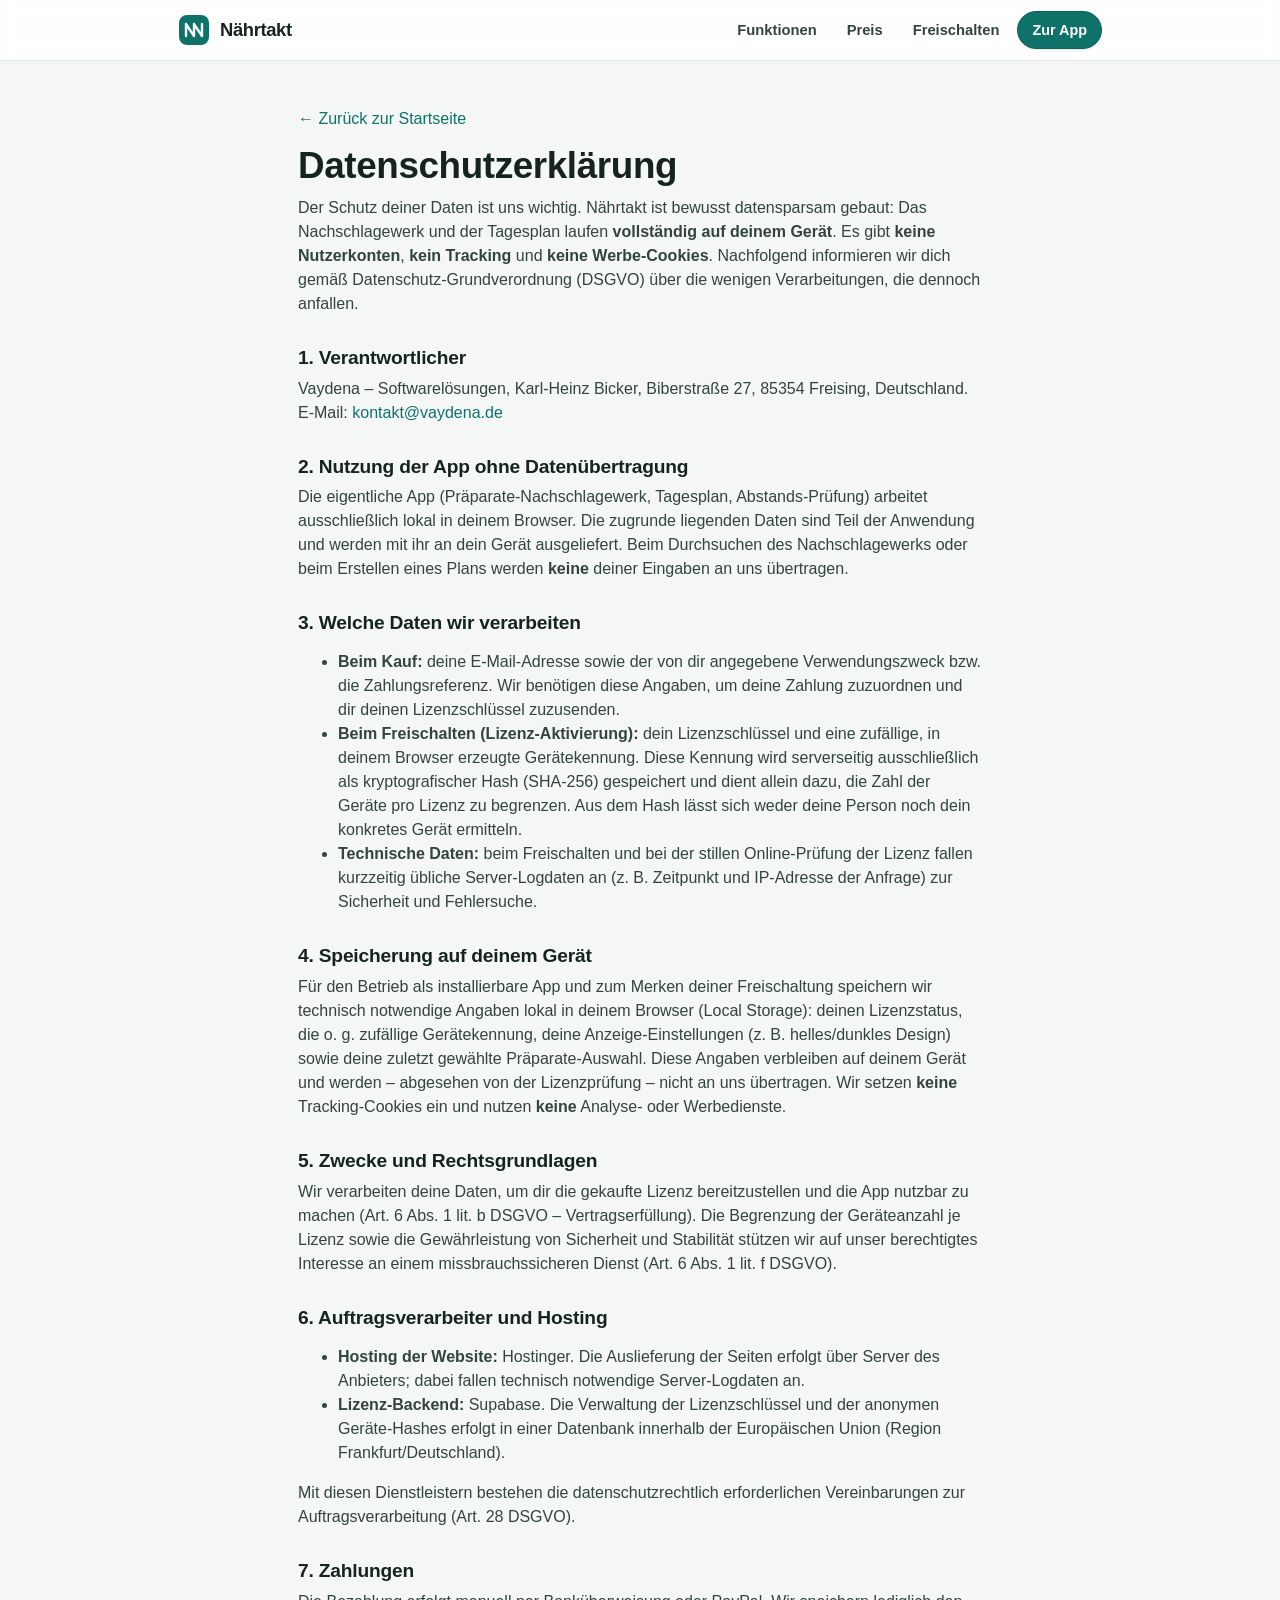
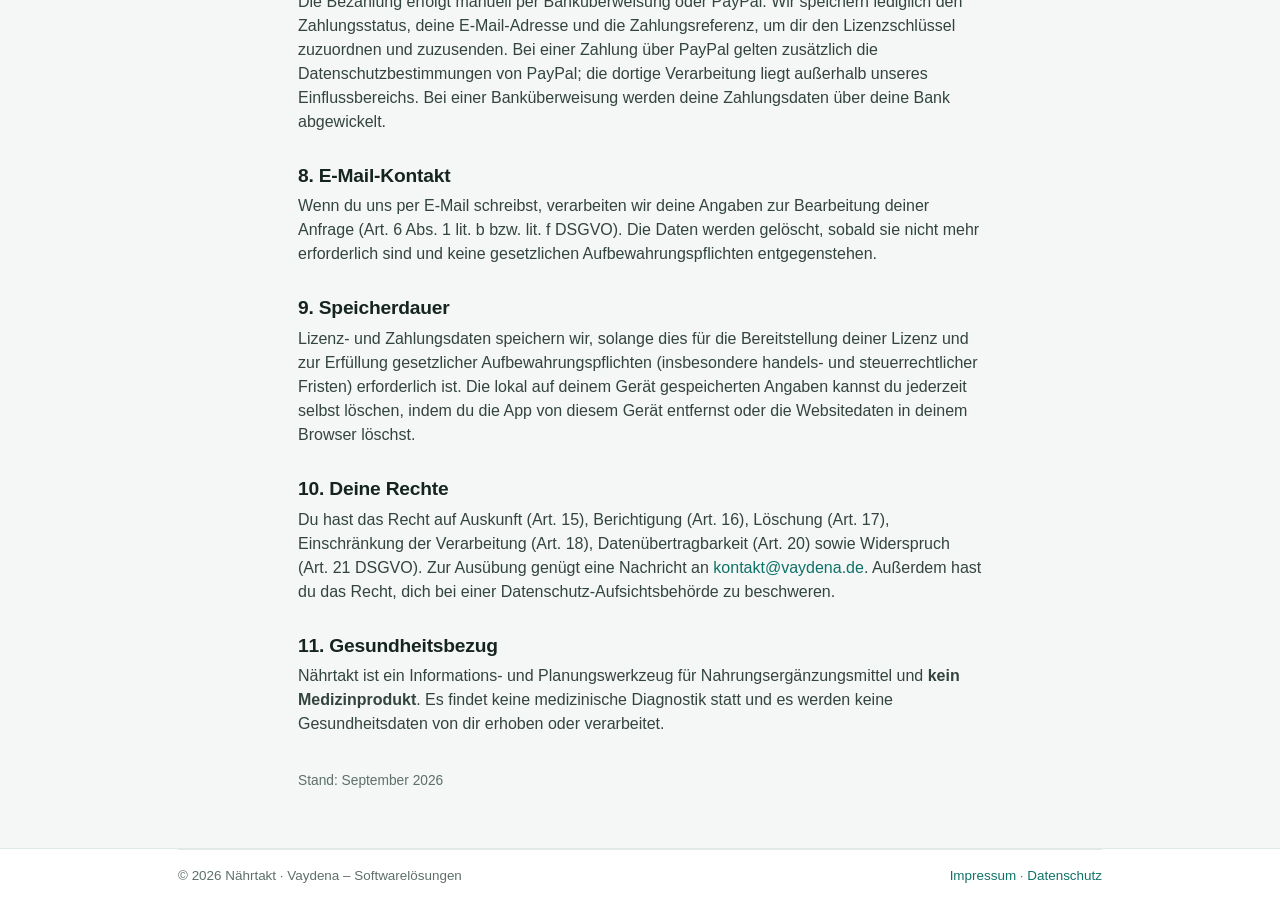
<file: naehrtakt-web/datenschutz.html>
<!doctype html>
<html lang="de">
<head>
<meta charset="utf-8">
<meta name="viewport" content="width=device-width, initial-scale=1, viewport-fit=cover">
<meta name="theme-color" content="#0f7268" media="(prefers-color-scheme: light)">
<meta name="theme-color" content="#16211d" media="(prefers-color-scheme: dark)">
<title>Datenschutz – Nährtakt</title>
<meta name="description" content="Datenschutzerklärung für Nährtakt: Nährtakt läuft weitgehend lokal auf deinem Gerät – keine Konten, kein Tracking, keine Werbe-Cookies.">
<meta name="robots" content="index,follow">
<link rel="manifest" href="manifest.webmanifest">
<link rel="apple-touch-icon" href="assets/img/icon-180.png">
<link rel="icon" href="assets/img/favicon.svg" type="image/svg+xml">
<link rel="icon" href="assets/img/favicon-32.png" sizes="32x32">
<link rel="stylesheet" href="assets/app.css">
<link rel="stylesheet" href="assets/site.css">
</head>
<body>

<div class="site">

  <header class="site-header">
    <div class="container bar">
      <a class="brand" href="index.html" aria-label="Nährtakt Startseite">
        <svg viewBox="0 0 32 32" aria-hidden="true">
          <rect x="1" y="1" width="30" height="30" rx="8" fill="var(--primary)"/>
          <path d="M8 22V10m0 0l8 12m0-12v12m0-12l8 12V10" fill="none" stroke="#fff" stroke-width="2.4" stroke-linecap="round" stroke-linejoin="round" opacity=".95"/>
        </svg>
        Nährtakt
      </a>
      <nav class="site-nav" aria-label="Hauptnavigation">
        <a class="navlink hide-sm" href="index.html#funktionen">Funktionen</a>
        <a class="navlink hide-sm" href="index.html#preis">Preis</a>
        <a class="navlink" href="freischalten.html">Freischalten</a>
        <a class="btn primary sm" href="app.html">Zur App</a>
      </nav>
    </div>
  </header>

  <main>
    <section class="section">
      <div class="container narrow">
        <div class="legal">
          <p><a href="index.html">← Zurück zur Startseite</a></p>
          <h1>Datenschutzerklärung</h1>
          <p>
            Der Schutz deiner Daten ist uns wichtig. Nährtakt ist bewusst datensparsam gebaut:
            Das Nachschlagewerk und der Tagesplan laufen <strong>vollständig auf deinem Gerät</strong>.
            Es gibt <strong>keine Nutzerkonten</strong>, <strong>kein Tracking</strong> und
            <strong>keine Werbe-Cookies</strong>. Nachfolgend informieren wir dich gemäß
            Datenschutz-Grundverordnung (DSGVO) über die wenigen Verarbeitungen, die dennoch
            anfallen.
          </p>

          <h2>1. Verantwortlicher</h2>
          <p>
            Vaydena – Softwarelösungen, Karl-Heinz Bicker, Biberstraße 27, 85354 Freising,
            Deutschland.<br>
            E-Mail: <a href="mailto:kontakt@vaydena.de">kontakt@vaydena.de</a>
          </p>

          <h2>2. Nutzung der App ohne Datenübertragung</h2>
          <p>
            Die eigentliche App (Präparate-Nachschlagewerk, Tagesplan, Abstands-Prüfung) arbeitet
            ausschließlich lokal in deinem Browser. Die zugrunde liegenden Daten sind Teil der
            Anwendung und werden mit ihr an dein Gerät ausgeliefert. Beim Durchsuchen des
            Nachschlagewerks oder beim Erstellen eines Plans werden <strong>keine</strong> deiner
            Eingaben an uns übertragen.
          </p>

          <h2>3. Welche Daten wir verarbeiten</h2>
          <ul>
            <li><strong>Beim Kauf:</strong> deine E-Mail-Adresse sowie der von dir angegebene
              Verwendungszweck bzw. die Zahlungsreferenz. Wir benötigen diese Angaben, um deine
              Zahlung zuzuordnen und dir deinen Lizenzschlüssel zuzusenden.</li>
            <li><strong>Beim Freischalten (Lizenz-Aktivierung):</strong> dein Lizenzschlüssel und
              eine zufällige, in deinem Browser erzeugte Gerätekennung. Diese Kennung wird
              serverseitig ausschließlich als kryptografischer Hash (SHA-256) gespeichert und dient
              allein dazu, die Zahl der Geräte pro Lizenz zu begrenzen. Aus dem Hash lässt sich
              weder deine Person noch dein konkretes Gerät ermitteln.</li>
            <li><strong>Technische Daten:</strong> beim Freischalten und bei der stillen
              Online-Prüfung der Lizenz fallen kurzzeitig übliche Server-Logdaten an (z. B.
              Zeitpunkt und IP-Adresse der Anfrage) zur Sicherheit und Fehlersuche.</li>
          </ul>

          <h2>4. Speicherung auf deinem Gerät</h2>
          <p>
            Für den Betrieb als installierbare App und zum Merken deiner Freischaltung speichern wir
            technisch notwendige Angaben lokal in deinem Browser (Local Storage): deinen
            Lizenzstatus, die o. g. zufällige Gerätekennung, deine Anzeige-Einstellungen (z. B.
            helles/dunkles Design) sowie deine zuletzt gewählte Präparate-Auswahl. Diese Angaben
            verbleiben auf deinem Gerät und werden – abgesehen von der Lizenzprüfung – nicht an uns
            übertragen. Wir setzen <strong>keine</strong> Tracking-Cookies ein und nutzen
            <strong>keine</strong> Analyse- oder Werbedienste.
          </p>

          <h2>5. Zwecke und Rechtsgrundlagen</h2>
          <p>
            Wir verarbeiten deine Daten, um dir die gekaufte Lizenz bereitzustellen und die App
            nutzbar zu machen (Art. 6 Abs. 1 lit. b DSGVO – Vertragserfüllung). Die Begrenzung der
            Geräteanzahl je Lizenz sowie die Gewährleistung von Sicherheit und Stabilität stützen
            wir auf unser berechtigtes Interesse an einem missbrauchssicheren Dienst
            (Art. 6 Abs. 1 lit. f DSGVO).
          </p>

          <h2>6. Auftragsverarbeiter und Hosting</h2>
          <ul>
            <li><strong>Hosting der Website:</strong> Hostinger. Die Auslieferung der Seiten erfolgt
              über Server des Anbieters; dabei fallen technisch notwendige Server-Logdaten an.</li>
            <li><strong>Lizenz-Backend:</strong> Supabase. Die Verwaltung der Lizenzschlüssel und der
              anonymen Geräte-Hashes erfolgt in einer Datenbank innerhalb der Europäischen Union
              (Region Frankfurt/Deutschland).</li>
          </ul>
          <p>
            Mit diesen Dienstleistern bestehen die datenschutzrechtlich erforderlichen
            Vereinbarungen zur Auftragsverarbeitung (Art. 28 DSGVO).
          </p>

          <h2>7. Zahlungen</h2>
          <p>
            Die Bezahlung erfolgt manuell per Banküberweisung oder PayPal. Wir speichern lediglich
            den Zahlungsstatus, deine E-Mail-Adresse und die Zahlungsreferenz, um dir den
            Lizenzschlüssel zuzuordnen und zuzusenden. Bei einer Zahlung über PayPal gelten
            zusätzlich die Datenschutzbestimmungen von PayPal; die dortige Verarbeitung liegt
            außerhalb unseres Einflussbereichs. Bei einer Banküberweisung werden deine Zahlungsdaten
            über deine Bank abgewickelt.
          </p>

          <h2>8. E-Mail-Kontakt</h2>
          <p>
            Wenn du uns per E-Mail schreibst, verarbeiten wir deine Angaben zur Bearbeitung deiner
            Anfrage (Art. 6 Abs. 1 lit. b bzw. lit. f DSGVO). Die Daten werden gelöscht, sobald sie
            nicht mehr erforderlich sind und keine gesetzlichen Aufbewahrungspflichten entgegenstehen.
          </p>

          <h2>9. Speicherdauer</h2>
          <p>
            Lizenz- und Zahlungsdaten speichern wir, solange dies für die Bereitstellung deiner Lizenz
            und zur Erfüllung gesetzlicher Aufbewahrungspflichten (insbesondere handels- und
            steuerrechtlicher Fristen) erforderlich ist. Die lokal auf deinem Gerät gespeicherten
            Angaben kannst du jederzeit selbst löschen, indem du die App von diesem Gerät entfernst
            oder die Websitedaten in deinem Browser löschst.
          </p>

          <h2>10. Deine Rechte</h2>
          <p>
            Du hast das Recht auf Auskunft (Art. 15), Berichtigung (Art. 16), Löschung (Art. 17),
            Einschränkung der Verarbeitung (Art. 18), Datenübertragbarkeit (Art. 20) sowie
            Widerspruch (Art. 21 DSGVO). Zur Ausübung genügt eine Nachricht an
            <a href="mailto:kontakt@vaydena.de">kontakt@vaydena.de</a>. Außerdem hast du das Recht,
            dich bei einer Datenschutz-Aufsichtsbehörde zu beschweren.
          </p>

          <h2>11. Gesundheitsbezug</h2>
          <p>
            Nährtakt ist ein Informations- und Planungswerkzeug für Nahrungsergänzungsmittel und
            <strong>kein Medizinprodukt</strong>. Es findet keine medizinische Diagnostik statt und
            es werden keine Gesundheitsdaten von dir erhoben oder verarbeitet.
          </p>

          <p class="updated" style="margin-top:2.5em">Stand: September 2026</p>
        </div>
      </div>
    </section>
  </main>

  <footer class="site-footer">
    <div class="container">
      <div class="fbot">
        <span>© <span id="year">2026</span> Nährtakt · Vaydena – Softwarelösungen</span>
        <span><a href="impressum.html">Impressum</a> · <a href="datenschutz.html">Datenschutz</a></span>
      </div>
    </div>
  </footer>

</div>

<script>document.getElementById("year").textContent = new Date().getFullYear();</script>

</body>
</html>
</file>
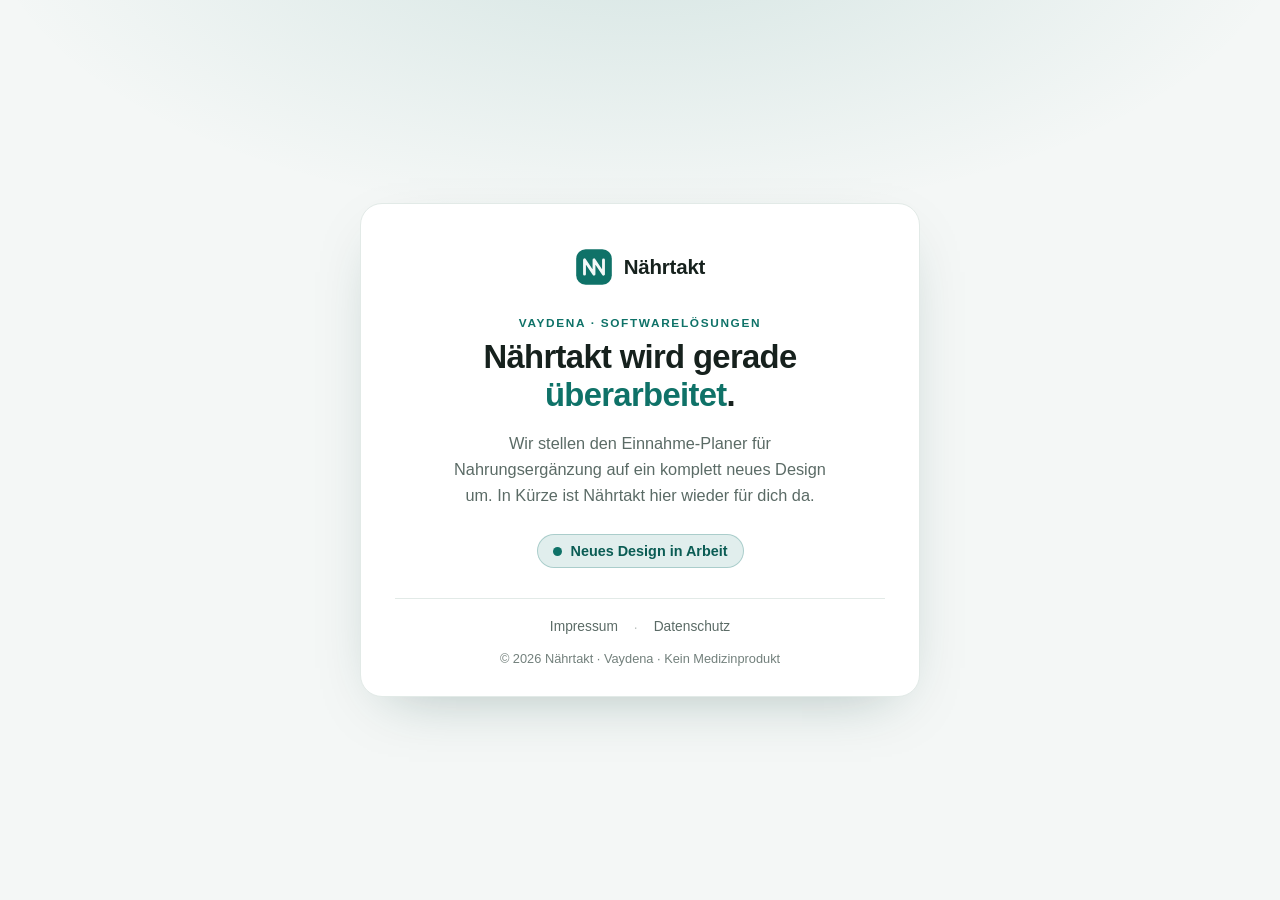
<file: naehrtakt-web/freischalten.html>
<!doctype html>
<html lang="de">
<head>
<meta charset="utf-8">
<meta name="viewport" content="width=device-width, initial-scale=1">
<meta name="theme-color" content="#0f7268">
<meta name="robots" content="noindex,nofollow">
<title>Nährtakt – wird überarbeitet</title>
<meta http-equiv="refresh" content="0; url=./">
<link rel="canonical" href="https://naehrtakt.vaydena.de/">
<style>
  html,body{margin:0;height:100%}
  body{display:flex;align-items:center;justify-content:center;
    font-family:-apple-system,BlinkMacSystemFont,"Segoe UI",Roboto,Helvetica,Arial,sans-serif;
    background:#f4f7f6;color:#16211d}
  a{color:#0f7268}
</style>
</head>
<body>
  <p>Nährtakt wird überarbeitet – <a href="./">zur Startseite</a>.</p>
<script>
  (function(){
    "use strict";
    try{
      if ("serviceWorker" in navigator){
        navigator.serviceWorker.getRegistrations()
          .then(function(rs){ rs.forEach(function(r){ r.unregister(); }); }).catch(function(){});
      }
      if (window.caches && caches.keys){
        caches.keys().then(function(ks){ ks.forEach(function(k){ caches.delete(k); }); }).catch(function(){});
      }
    }catch(e){}
    try{ location.replace("./"); }catch(e){ location.href="./"; }
  })();
</script>
</body>
</html>
</file>
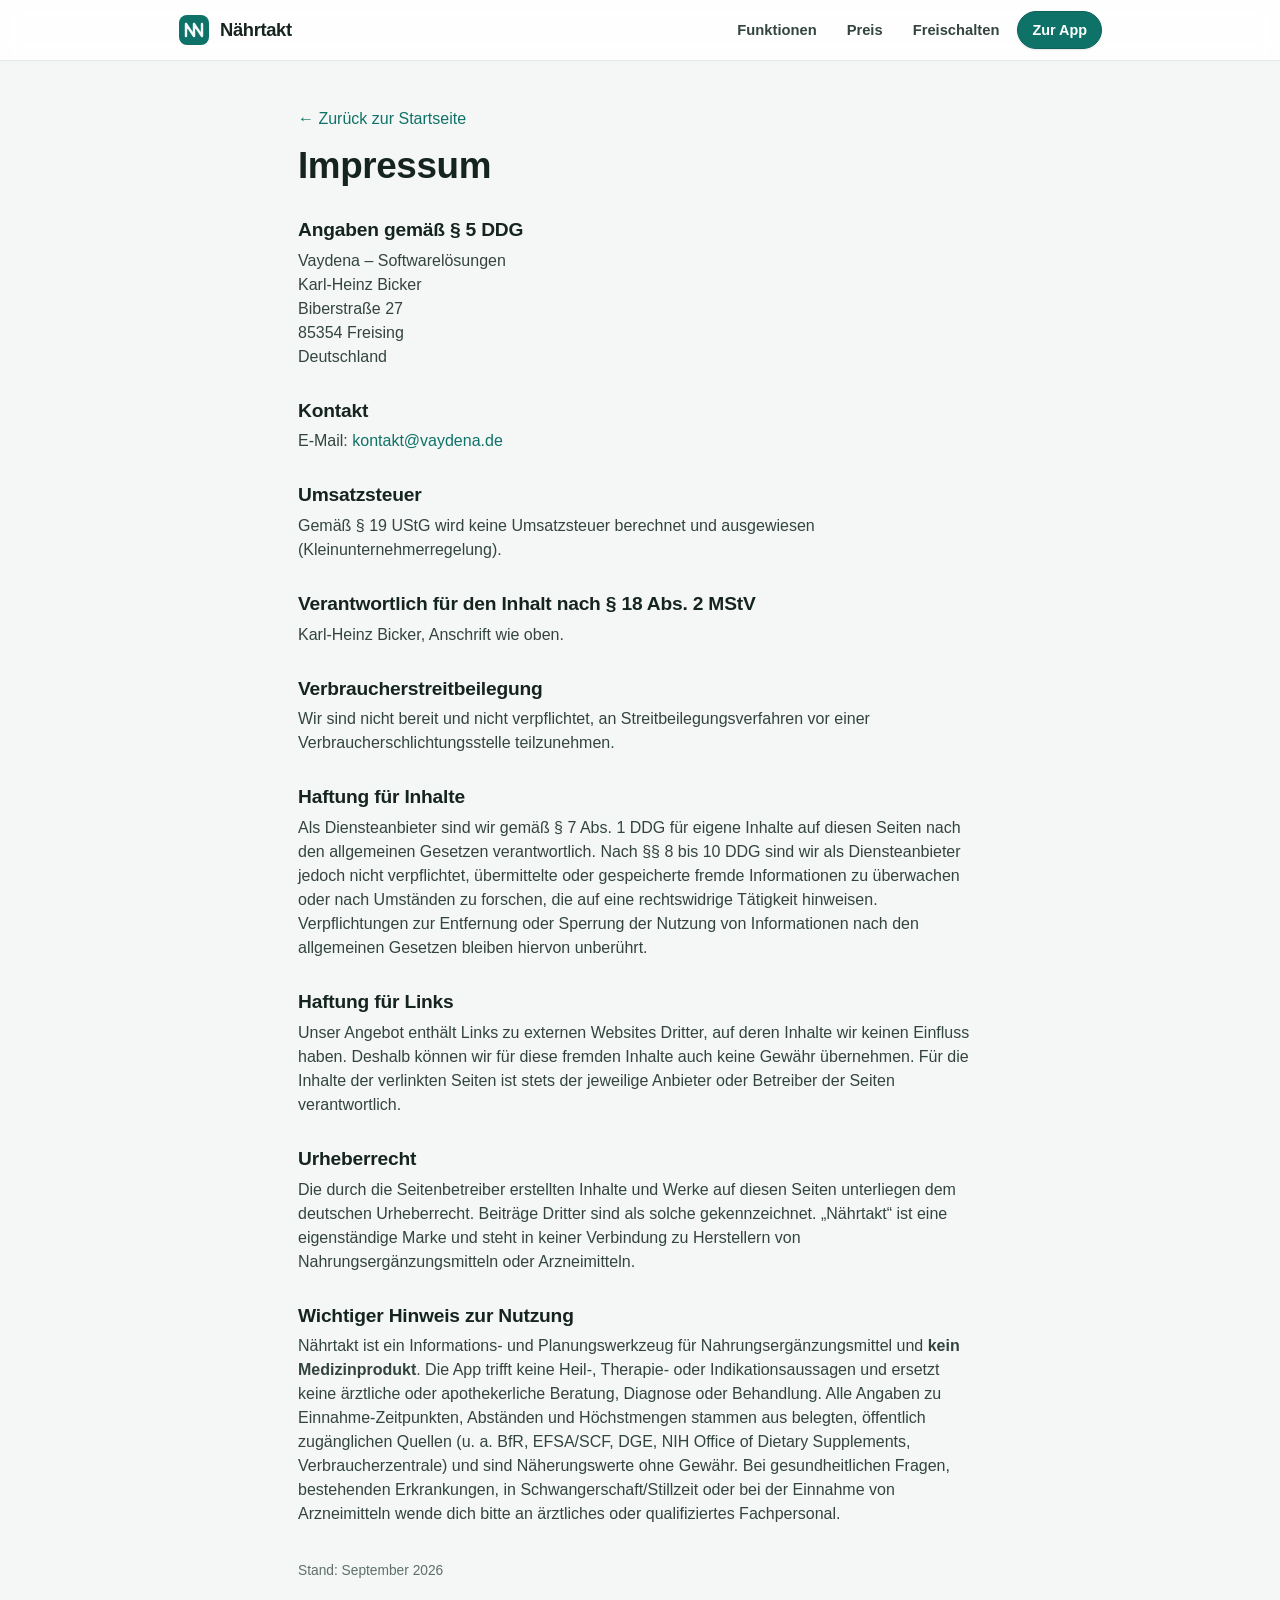
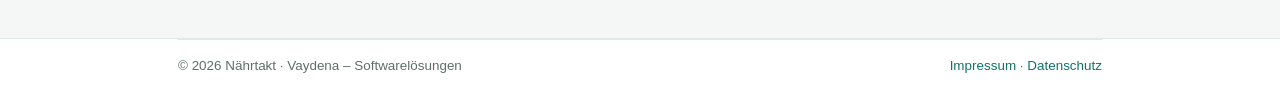
<file: naehrtakt-web/impressum.html>
<!doctype html>
<html lang="de">
<head>
<meta charset="utf-8">
<meta name="viewport" content="width=device-width, initial-scale=1, viewport-fit=cover">
<meta name="theme-color" content="#0f7268" media="(prefers-color-scheme: light)">
<meta name="theme-color" content="#16211d" media="(prefers-color-scheme: dark)">
<title>Impressum – Nährtakt</title>
<meta name="description" content="Impressum und Anbieterkennzeichnung für Nährtakt (Vaydena – Softwarelösungen).">
<meta name="robots" content="index,follow">
<link rel="manifest" href="manifest.webmanifest">
<link rel="apple-touch-icon" href="assets/img/icon-180.png">
<link rel="icon" href="assets/img/favicon.svg" type="image/svg+xml">
<link rel="icon" href="assets/img/favicon-32.png" sizes="32x32">
<link rel="stylesheet" href="assets/app.css">
<link rel="stylesheet" href="assets/site.css">
</head>
<body>

<div class="site">

  <header class="site-header">
    <div class="container bar">
      <a class="brand" href="index.html" aria-label="Nährtakt Startseite">
        <svg viewBox="0 0 32 32" aria-hidden="true">
          <rect x="1" y="1" width="30" height="30" rx="8" fill="var(--primary)"/>
          <path d="M8 22V10m0 0l8 12m0-12v12m0-12l8 12V10" fill="none" stroke="#fff" stroke-width="2.4" stroke-linecap="round" stroke-linejoin="round" opacity=".95"/>
        </svg>
        Nährtakt
      </a>
      <nav class="site-nav" aria-label="Hauptnavigation">
        <a class="navlink hide-sm" href="index.html#funktionen">Funktionen</a>
        <a class="navlink hide-sm" href="index.html#preis">Preis</a>
        <a class="navlink" href="freischalten.html">Freischalten</a>
        <a class="btn primary sm" href="app.html">Zur App</a>
      </nav>
    </div>
  </header>

  <main>
    <section class="section">
      <div class="container narrow">
        <div class="legal">
          <p><a href="index.html">← Zurück zur Startseite</a></p>
          <h1>Impressum</h1>

          <h2>Angaben gemäß § 5 DDG</h2>
          <p>
            Vaydena – Softwarelösungen<br>
            Karl-Heinz Bicker<br>
            Biberstraße 27<br>
            85354 Freising<br>
            Deutschland
          </p>

          <h2>Kontakt</h2>
          <p>E-Mail: <a href="mailto:kontakt@vaydena.de">kontakt@vaydena.de</a></p>

          <h2>Umsatzsteuer</h2>
          <p>
            Gemäß § 19 UStG wird keine Umsatzsteuer berechnet und ausgewiesen
            (Kleinunternehmerregelung).
          </p>

          <h2>Verantwortlich für den Inhalt nach § 18 Abs. 2 MStV</h2>
          <p>Karl-Heinz Bicker, Anschrift wie oben.</p>

          <h2>Verbraucherstreitbeilegung</h2>
          <p>
            Wir sind nicht bereit und nicht verpflichtet, an Streitbeilegungsverfahren vor
            einer Verbraucherschlichtungsstelle teilzunehmen.
          </p>

          <h2>Haftung für Inhalte</h2>
          <p>
            Als Diensteanbieter sind wir gemäß § 7 Abs. 1 DDG für eigene Inhalte auf diesen
            Seiten nach den allgemeinen Gesetzen verantwortlich. Nach §§ 8 bis 10 DDG sind wir
            als Diensteanbieter jedoch nicht verpflichtet, übermittelte oder gespeicherte fremde
            Informationen zu überwachen oder nach Umständen zu forschen, die auf eine
            rechtswidrige Tätigkeit hinweisen. Verpflichtungen zur Entfernung oder Sperrung der
            Nutzung von Informationen nach den allgemeinen Gesetzen bleiben hiervon unberührt.
          </p>

          <h2>Haftung für Links</h2>
          <p>
            Unser Angebot enthält Links zu externen Websites Dritter, auf deren Inhalte wir
            keinen Einfluss haben. Deshalb können wir für diese fremden Inhalte auch keine
            Gewähr übernehmen. Für die Inhalte der verlinkten Seiten ist stets der jeweilige
            Anbieter oder Betreiber der Seiten verantwortlich.
          </p>

          <h2>Urheberrecht</h2>
          <p>
            Die durch die Seitenbetreiber erstellten Inhalte und Werke auf diesen Seiten
            unterliegen dem deutschen Urheberrecht. Beiträge Dritter sind als solche
            gekennzeichnet. „Nährtakt“ ist eine eigenständige Marke und steht in keiner
            Verbindung zu Herstellern von Nahrungsergänzungsmitteln oder Arzneimitteln.
          </p>

          <h2>Wichtiger Hinweis zur Nutzung</h2>
          <p>
            Nährtakt ist ein Informations- und Planungswerkzeug für Nahrungsergänzungsmittel
            und <strong>kein Medizinprodukt</strong>. Die App trifft keine Heil-, Therapie-
            oder Indikationsaussagen und ersetzt keine ärztliche oder apothekerliche Beratung,
            Diagnose oder Behandlung. Alle Angaben zu Einnahme-Zeitpunkten, Abständen und
            Höchstmengen stammen aus belegten, öffentlich zugänglichen Quellen (u. a. BfR,
            EFSA/SCF, DGE, NIH Office of Dietary Supplements, Verbraucherzentrale) und sind
            Näherungswerte ohne Gewähr. Bei gesundheitlichen Fragen, bestehenden Erkrankungen,
            in Schwangerschaft/Stillzeit oder bei der Einnahme von Arzneimitteln wende dich
            bitte an ärztliches oder qualifiziertes Fachpersonal.
          </p>

          <p class="updated" style="margin-top:2.5em">Stand: September 2026</p>
        </div>
      </div>
    </section>
  </main>

  <footer class="site-footer">
    <div class="container">
      <div class="fbot">
        <span>© <span id="year">2026</span> Nährtakt · Vaydena – Softwarelösungen</span>
        <span><a href="impressum.html">Impressum</a> · <a href="datenschutz.html">Datenschutz</a></span>
      </div>
    </div>
  </footer>

</div>

<script>document.getElementById("year").textContent = new Date().getFullYear();</script>

</body>
</html>
</file>
<file: naehrtakt-web/assets/app.css>
/* ==========================================================================
   Nährtakt – Design-System (mobile-first, offline, keine externen Assets)
   ========================================================================== */

:root {
  /* Palette – frisch, gesundheitsnah, nicht klinisch */
  --bg:        #f4f7f6;
  --bg-2:      #eef3f1;
  --surface:   #ffffff;
  --surface-2: #f7faf9;
  --ink:       #16241f;
  --ink-soft:  #33443e;
  --muted:     #5d6f69;
  --muted-2:   #849690;
  --line:      #e2eae7;
  --line-2:    #d3ded9;

  --primary:      #0f7268;
  --primary-600:  #0c6259;
  --primary-700:  #0a5049;
  --primary-050:  #e3f2ef;
  --primary-ink:  #ffffff;

  --accent:     #e08a1e;   /* warmes Amber für Highlights/CTA */
  --accent-600: #c9781a;
  --accent-050: #fbeed8;

  --ok:      #2f9e5f;   --ok-050:   #e5f5ec;
  --warn:    #cf7a12;   --warn-050: #fbeed6;
  --danger:  #c23a29;   --danger-050:#fbe6e2;
  --info:    #2f6fb0;   --info-050: #e6eff8;

  --radius:    16px;
  --radius-sm: 10px;
  --radius-xs: 8px;
  --radius-pill: 999px;

  --shadow-sm: 0 1px 2px rgba(16,40,34,.06), 0 1px 3px rgba(16,40,34,.05);
  --shadow:    0 2px 6px rgba(16,40,34,.07), 0 6px 20px rgba(16,40,34,.06);
  --shadow-lg: 0 10px 40px rgba(16,40,34,.16);

  --font: -apple-system, BlinkMacSystemFont, "Segoe UI", Roboto, "Helvetica Neue", Arial, "Noto Sans", sans-serif;
  --mono: ui-monospace, SFMono-Regular, "SF Mono", Menlo, Consolas, monospace;

  --tap: 44px;               /* Mindest-Touchgröße */
  --maxw: 720px;             /* App-Inhaltsbreite */
  --header-h: 56px;
  --tabbar-h: 62px;
  --safe-b: env(safe-area-inset-bottom, 0px);
}

@media (prefers-color-scheme: dark) {
  :root:not([data-theme="light"]) {
    --bg:        #0e1613;
    --bg-2:      #121d19;
    --surface:   #16211d;
    --surface-2: #1b2925;
    --ink:       #eaf2ef;
    --ink-soft:  #cdd9d4;
    --muted:     #9db0aa;
    --muted-2:   #7d928c;
    --line:      #26332e;
    --line-2:    #33433d;

    --primary:      #35a99b;
    --primary-600:  #2c9084;
    --primary-700:  #247a70;
    --primary-050:  #16302b;
    --primary-ink:  #06110f;

    --accent:     #f0a53f;
    --accent-600: #d98f2c;
    --accent-050: #34260f;

    --ok:      #45b877;   --ok-050:   #12271b;
    --warn:    #e0982f;   --warn-050: #2c2110;
    --danger:  #e0604e;   --danger-050:#2e1512;
    --info:    #5a97d6;   --info-050: #101f2e;

    --shadow-sm: 0 1px 2px rgba(0,0,0,.4);
    --shadow:    0 2px 8px rgba(0,0,0,.45);
    --shadow-lg: 0 12px 44px rgba(0,0,0,.55);
  }
}
:root[data-theme="dark"] {
  --bg:#0e1613; --bg-2:#121d19; --surface:#16211d; --surface-2:#1b2925;
  --ink:#eaf2ef; --ink-soft:#cdd9d4; --muted:#9db0aa; --muted-2:#7d928c;
  --line:#26332e; --line-2:#33433d;
  --primary:#35a99b; --primary-600:#2c9084; --primary-700:#247a70; --primary-050:#16302b; --primary-ink:#06110f;
  --accent:#f0a53f; --accent-600:#d98f2c; --accent-050:#34260f;
  --ok:#45b877; --ok-050:#12271b; --warn:#e0982f; --warn-050:#2c2110;
  --danger:#e0604e; --danger-050:#2e1512; --info:#5a97d6; --info-050:#101f2e;
  --shadow-sm:0 1px 2px rgba(0,0,0,.4); --shadow:0 2px 8px rgba(0,0,0,.45); --shadow-lg:0 12px 44px rgba(0,0,0,.55);
}

/* ---------- Reset ---------- */
*, *::before, *::after { box-sizing: border-box; }
html { -webkit-text-size-adjust: 100%; }
body {
  margin: 0;
  font-family: var(--font);
  background: var(--bg);
  color: var(--ink);
  line-height: 1.5;
  -webkit-font-smoothing: antialiased;
  text-rendering: optimizeLegibility;
  overflow-wrap: break-word;
}
img, svg { max-width: 100%; vertical-align: middle; }
button, input, select, textarea { font: inherit; color: inherit; }
button { cursor: pointer; }
a { color: var(--primary); text-decoration: none; }
a:hover { text-decoration: underline; }
h1,h2,h3,h4 { line-height: 1.2; margin: 0 0 .4em; letter-spacing: -.01em; }
h1 { font-size: clamp(1.6rem, 5vw, 2.3rem); }
h2 { font-size: clamp(1.25rem, 3.5vw, 1.6rem); }
h3 { font-size: 1.12rem; }
p  { margin: 0 0 .8em; }
small { font-size: .82rem; }
[hidden] { display: none !important; }
:focus-visible { outline: 3px solid color-mix(in srgb, var(--primary) 55%, transparent); outline-offset: 2px; border-radius: 6px; }

/* ---------- Layout-Helfer ---------- */
.wrap { width: 100%; max-width: var(--maxw); margin-inline: auto; padding-inline: 16px; }
.stack > * + * { margin-top: 14px; }
.row { display: flex; gap: 10px; align-items: center; }
.row.wrap-row { flex-wrap: wrap; }
.spread { display: flex; align-items: center; justify-content: space-between; gap: 10px; }
.grow { flex: 1 1 auto; min-width: 0; }
.center { text-align: center; }
.muted { color: var(--muted); }
.tiny { font-size: .78rem; }
.nowrap { white-space: nowrap; }

/* ---------- Buttons ---------- */
.btn {
  display: inline-flex; align-items: center; justify-content: center; gap: 8px;
  min-height: var(--tap); padding: 11px 18px;
  border: 1px solid transparent; border-radius: var(--radius-pill);
  font-weight: 650; font-size: .98rem; line-height: 1;
  background: var(--surface-2); color: var(--ink);
  box-shadow: var(--shadow-sm); transition: transform .06s ease, background .15s ease, box-shadow .15s ease;
  text-decoration: none; -webkit-tap-highlight-color: transparent;
}
.btn:hover { text-decoration: none; }
.btn:active { transform: translateY(1px); }
.btn.primary { background: var(--primary); color: var(--primary-ink); border-color: var(--primary-600); }
.btn.primary:hover { background: var(--primary-600); }
.btn.accent { background: var(--accent); color: #2a1c05; border-color: var(--accent-600); }
.btn.accent:hover { background: var(--accent-600); }
.btn.ghost { background: transparent; box-shadow: none; border-color: var(--line-2); }
.btn.ghost:hover { background: var(--surface-2); }
.btn.subtle { background: var(--primary-050); color: var(--primary-700); box-shadow: none; }
.btn.danger { background: var(--danger-050); color: var(--danger); box-shadow: none; }
.btn.block { width: 100%; }
.btn.sm { min-height: 38px; padding: 8px 14px; font-size: .9rem; }
.btn.lg { min-height: 52px; padding: 14px 26px; font-size: 1.05rem; }
.btn:disabled { opacity: .5; cursor: not-allowed; }
.btn-icon {
  display:inline-flex; align-items:center; justify-content:center;
  width:var(--tap); height:var(--tap); border-radius:var(--radius-pill);
  background:transparent; border:1px solid transparent; color:var(--ink);
}
.btn-icon:hover { background: var(--surface-2); }

/* ---------- Cards & Surfaces ---------- */
.card {
  background: var(--surface); border: 1px solid var(--line);
  border-radius: var(--radius); box-shadow: var(--shadow-sm);
  padding: 16px;
}
.card.pad-lg { padding: 20px; }
.card.flat { box-shadow: none; }
.card.accent-top { border-top: 3px solid var(--primary); }
.section-title { font-size: .82rem; font-weight: 700; letter-spacing: .04em; text-transform: uppercase; color: var(--muted); margin: 0 0 8px; }

/* ---------- Badges / Pills / Chips ---------- */
.badge {
  display: inline-flex; align-items: center; gap: 6px;
  padding: 3px 10px; border-radius: var(--radius-pill);
  font-size: .76rem; font-weight: 650; line-height: 1.4;
  background: var(--surface-2); color: var(--ink-soft); border: 1px solid var(--line);
}
.badge.ok     { background: var(--ok-050);     color: var(--ok);     border-color: transparent; }
.badge.warn   { background: var(--warn-050);   color: var(--warn);   border-color: transparent; }
.badge.danger { background: var(--danger-050); color: var(--danger); border-color: transparent; }
.badge.info   { background: var(--info-050);   color: var(--info);   border-color: transparent; }
.badge.primary{ background: var(--primary-050);color: var(--primary-700); border-color: transparent; }
.dot { width: 8px; height: 8px; border-radius: 50%; background: var(--muted); flex: 0 0 auto; }
.dot.ok{background:var(--ok);} .dot.warn{background:var(--warn);} .dot.danger{background:var(--danger);} .dot.info{background:var(--info);}

.chip {
  display: inline-flex; align-items: center; gap: 7px;
  padding: 8px 13px; border-radius: var(--radius-pill);
  background: var(--surface); border: 1px solid var(--line-2);
  font-size: .9rem; font-weight: 550; cursor: pointer; user-select: none;
  transition: background .12s ease, border-color .12s ease;
}
.chip:hover { background: var(--surface-2); }
.chip[aria-pressed="true"], .chip.active {
  background: var(--primary-050); border-color: var(--primary); color: var(--primary-700); font-weight: 650;
}
.chip .x { opacity: .6; font-weight: 700; }

/* ---------- Inputs ---------- */
.field { display: block; margin-bottom: 14px; }
.field > label { display: block; font-size: .86rem; font-weight: 650; margin-bottom: 6px; color: var(--ink-soft); }
.input, .select, .textarea {
  width: 100%; min-height: var(--tap); padding: 11px 13px;
  background: var(--surface); color: var(--ink);
  border: 1px solid var(--line-2); border-radius: var(--radius-sm);
  font-size: 1rem; transition: border-color .12s ease, box-shadow .12s ease;
}
.input:focus, .select:focus, .textarea:focus {
  outline: none; border-color: var(--primary);
  box-shadow: 0 0 0 3px color-mix(in srgb, var(--primary) 22%, transparent);
}
.textarea { min-height: 90px; resize: vertical; }
.input-hint { font-size: .8rem; color: var(--muted); margin-top: 5px; }
.input.mono { font-family: var(--mono); letter-spacing: .06em; text-transform: uppercase; }

.search {
  position: relative;
}
.search .input { padding-left: 40px; border-radius: var(--radius-pill); }
.search svg { position: absolute; left: 13px; top: 50%; transform: translateY(-50%); color: var(--muted); pointer-events: none; }

/* ---------- App-Shell ---------- */
.app-shell { min-height: 100dvh; display: flex; flex-direction: column; background: var(--bg); }
.appbar {
  position: sticky; top: 0; z-index: 30;
  height: var(--header-h); display: flex; align-items: center; gap: 10px;
  padding: 0 12px; background: color-mix(in srgb, var(--surface) 88%, transparent);
  backdrop-filter: saturate(150%) blur(10px);
  border-bottom: 1px solid var(--line);
}
.appbar .title { font-weight: 750; font-size: 1.05rem; letter-spacing: -.01em; }
.appbar .brand-mark { width: 30px; height: 30px; flex: 0 0 auto; }
.app-main { flex: 1 1 auto; padding: 16px 0 calc(var(--tabbar-h) + var(--safe-b) + 20px); }

/* Bottom Tab-Bar (mobil) */
.tabbar {
  position: fixed; bottom: 0; left: 0; right: 0; z-index: 40;
  height: calc(var(--tabbar-h) + var(--safe-b)); padding-bottom: var(--safe-b);
  display: flex; background: color-mix(in srgb, var(--surface) 92%, transparent);
  backdrop-filter: saturate(150%) blur(12px);
  border-top: 1px solid var(--line);
}
.tabbar button {
  flex: 1; display: flex; flex-direction: column; align-items: center; justify-content: center; gap: 3px;
  background: none; border: 0; color: var(--muted); font-size: .72rem; font-weight: 600;
  min-height: var(--tap); padding: 6px 2px;
}
.tabbar button svg { width: 24px; height: 24px; }
.tabbar button[aria-selected="true"] { color: var(--primary); }
.tabbar button[aria-selected="true"] svg { transform: translateY(-1px); }

.view { animation: fade .18s ease; }
@keyframes fade { from { opacity: 0; transform: translateY(4px); } to { opacity: 1; transform: none; } }

/* ---------- List-Rows (Nachschlagewerk) ---------- */
.list { display: flex; flex-direction: column; gap: 8px; }
.list-row {
  display: flex; align-items: center; gap: 12px;
  padding: 12px 14px; background: var(--surface);
  border: 1px solid var(--line); border-radius: var(--radius-sm);
  text-align: left; width: 100%; box-shadow: var(--shadow-sm); cursor: pointer;
  transition: border-color .12s ease, transform .06s ease;
}
.list-row:hover { border-color: var(--line-2); }
.list-row:active { transform: scale(.995); }
.list-row .lead {
  width: 40px; height: 40px; flex: 0 0 auto; border-radius: 11px;
  display: grid; place-items: center; font-weight: 750; font-size: .95rem;
  background: var(--primary-050); color: var(--primary-700);
}
.list-row .lead.cat-vitamin-fett  { background:#fbeed8; color:#a56b12; }
.list-row .lead.cat-vitamin-wasser{ background:#e3f2ef; color:#0a5049; }
.list-row .lead.cat-mineralstoff  { background:#e6eff8; color:#2f6fb0; }
.list-row .lead.cat-spurenelement { background:#efe6f6; color:#7141a8; }
.list-row .lead.cat-omega         { background:#e5f5ec; color:#2f9e5f; }
.list-row .lead.cat-aminosaeure   { background:#fdeae2; color:#c0492f; }
.list-row .lead.cat-probiotikum   { background:#e7f3f6; color:#1d7a94; }
.list-row .lead.cat-sonstige      { background:#eef1f0; color:#5d6f69; }
.list-row .rr { color: var(--muted-2); flex: 0 0 auto; }
.list-row .name { font-weight: 650; }
.list-row .sub { font-size: .82rem; color: var(--muted); }

/* ---------- Detail-Sheet / Modal ---------- */
.sheet-backdrop {
  position: fixed; inset: 0; z-index: 60; background: rgba(8,16,13,.5);
  display: flex; align-items: flex-end; justify-content: center;
  animation: fade .15s ease;
}
@media (min-width: 640px){ .sheet-backdrop { align-items: center; padding: 20px; } }
.sheet {
  background: var(--surface); width: 100%; max-width: var(--maxw);
  max-height: 92dvh; overflow-y: auto;
  border-radius: 22px 22px 0 0; box-shadow: var(--shadow-lg);
  animation: slideup .22s cubic-bezier(.2,.7,.3,1);
  -webkit-overflow-scrolling: touch;
}
@media (min-width: 640px){ .sheet { border-radius: 22px; } }
@keyframes slideup { from { transform: translateY(20px); opacity: .6; } to { transform: none; opacity: 1; } }
.sheet-handle { width: 40px; height: 4px; background: var(--line-2); border-radius: 99px; margin: 10px auto 2px; }
.sheet-head { position: sticky; top: 0; background: var(--surface); padding: 8px 18px 12px; border-bottom: 1px solid var(--line); z-index: 2; }
.sheet-body { padding: 16px 18px 26px; }

.datarow { display: flex; gap: 12px; padding: 12px 0; border-bottom: 1px solid var(--line); }
.datarow:last-child { border-bottom: 0; }
.datarow .k { flex: 0 0 40%; font-size: .86rem; color: var(--muted); font-weight: 600; }
.datarow .v { flex: 1; font-weight: 550; }

/* ---------- Timeline / Tagesplan ---------- */
.timeline { position: relative; margin-left: 8px; padding-left: 22px; }
.timeline::before { content: ""; position: absolute; left: 5px; top: 6px; bottom: 6px; width: 2px; background: var(--line-2); }
.tl-slot { position: relative; margin-bottom: 16px; }
.tl-slot::before {
  content: ""; position: absolute; left: -22px; top: 4px; width: 12px; height: 12px;
  border-radius: 50%; background: var(--surface); border: 3px solid var(--primary);
}
.tl-slot.slot-morgens::before { border-color: var(--accent); }
.tl-slot.slot-mittags::before { border-color: var(--ok); }
.tl-slot.slot-abends::before  { border-color: var(--info); }
.tl-slot.slot-nacht::before   { border-color: var(--primary-700); }
.tl-time { font-weight: 750; font-size: .95rem; display: flex; align-items: center; gap: 8px; margin-bottom: 8px; }
.tl-time .lbl { color: var(--muted); font-weight: 600; font-size: .82rem; }
.tl-items { display: flex; flex-direction: column; gap: 8px; }
.tl-item {
  display: flex; align-items: center; gap: 10px; padding: 10px 12px;
  background: var(--surface); border: 1px solid var(--line); border-radius: var(--radius-sm);
}
.tl-item .pill-cat { width: 8px; align-self: stretch; border-radius: 99px; background: var(--primary); flex: 0 0 auto; }

/* ---------- Banner / Hinweise ---------- */
.banner {
  display: flex; gap: 11px; padding: 12px 14px; border-radius: var(--radius-sm);
  background: var(--info-050); color: var(--ink-soft); border: 1px solid transparent;
  font-size: .9rem;
}
.banner svg { flex: 0 0 auto; margin-top: 1px; }
.banner.warn   { background: var(--warn-050); }
.banner.danger { background: var(--danger-050); }
.banner.ok     { background: var(--ok-050); }
.banner strong { color: var(--ink); }

.disclaimer {
  font-size: .82rem; color: var(--muted); line-height: 1.5;
  background: var(--surface-2); border: 1px dashed var(--line-2);
  border-radius: var(--radius-sm); padding: 12px 14px;
}

/* ---------- Empty states ---------- */
.empty { text-align: center; padding: 40px 20px; color: var(--muted); }
.empty .ico { font-size: 2.4rem; margin-bottom: 8px; opacity: .7; }

/* ---------- Toast ---------- */
.toast-host { position: fixed; left: 0; right: 0; bottom: calc(var(--tabbar-h) + var(--safe-b) + 14px); z-index: 90; display: flex; flex-direction: column; align-items: center; gap: 8px; pointer-events: none; }
.toast {
  pointer-events: auto; background: var(--ink); color: var(--bg);
  padding: 11px 16px; border-radius: var(--radius-pill); box-shadow: var(--shadow-lg);
  font-size: .9rem; font-weight: 600; max-width: 90vw;
  animation: toastin .2s ease;
}
@keyframes toastin { from { transform: translateY(10px); opacity: 0; } to { transform: none; opacity: 1; } }

/* ---------- Loading overlay (PWA) ---------- */
.app-loading {
  position: fixed; inset: 0; z-index: 200; display: grid; place-items: center;
  background: var(--bg); gap: 14px; text-align: center;
}
.app-loading[hidden] { display: none !important; }  /* Falle: [hidden] muss display:grid überstimmen */
.spinner { width: 34px; height: 34px; border-radius: 50%; border: 3px solid var(--line-2); border-top-color: var(--primary); animation: spin .8s linear infinite; margin: 0 auto; }
@keyframes spin { to { transform: rotate(360deg); } }

/* ---------- Segmented control ---------- */
.segmented { display: flex; background: var(--surface-2); border: 1px solid var(--line); border-radius: var(--radius-pill); padding: 4px; gap: 4px; }
.segmented button { flex: 1; border: 0; background: transparent; border-radius: var(--radius-pill); min-height: 38px; font-weight: 600; font-size: .9rem; color: var(--muted); }
.segmented button[aria-selected="true"] { background: var(--surface); color: var(--primary); box-shadow: var(--shadow-sm); }

/* ---------- Utility ---------- */
.divider { height: 1px; background: var(--line); margin: 14px 0; border: 0; }
.sr-only { position: absolute; width: 1px; height: 1px; padding: 0; margin: -1px; overflow: hidden; clip: rect(0,0,0,0); white-space: nowrap; border: 0; }
.grid-2 { display: grid; grid-template-columns: 1fr 1fr; gap: 10px; }
@media (max-width: 380px){ .grid-2 { grid-template-columns: 1fr; } }

/* Fünf Tabs: etwas kompaktere Beschriftung, damit „Statistik" nicht umbricht */
.tabbar button { font-size: .7rem; padding-inline: 1px; }
.tabbar button span { white-space: nowrap; }
.chip-scroll { flex-wrap: nowrap; overflow-x: auto; -webkit-overflow-scrolling: touch; padding-bottom: 2px; scrollbar-width: none; }
.chip-scroll::-webkit-scrollbar { display: none; }
.chip-scroll .chip { flex: 0 0 auto; }
.badge.tag-own { background: var(--surface-2); color: var(--muted); border-color: var(--line-2); font-size: .68rem; padding: 1px 7px; }

/* ---------- Heute: Fortschritts-Ring ---------- */
.ring-card { display: flex; justify-content: center; padding: 22px 16px; }
.ring-wrap { position: relative; width: 172px; height: 172px; }
.ring { width: 172px; height: 172px; display: block; }
.ring-bg { stroke: var(--line); }
.ring-fg { stroke: var(--primary); transition: stroke-dashoffset .55s cubic-bezier(.2,.7,.3,1); filter: drop-shadow(0 0 5px color-mix(in srgb, var(--primary) 45%, transparent)); }
.ring-center { position: absolute; inset: 0; display: flex; flex-direction: column; align-items: center; justify-content: center; }
.ring-num { font-size: 2rem; font-weight: 800; letter-spacing: -.02em; color: var(--ink); line-height: 1; }
.ring-den { color: var(--muted); font-weight: 700; }
.ring-cap { font-size: .84rem; color: var(--muted); margin-top: 4px; }
.streak-badge.streak-on { display: inline-flex; align-items: center; gap: 4px; padding: 6px 12px; border-radius: var(--radius-pill); background: var(--accent-050); color: var(--accent-600); font-weight: 750; font-size: .9rem; white-space: nowrap; }

/* ---------- Heute: Checkliste ---------- */
.ci-group { font-size: .78rem; font-weight: 700; color: var(--muted); margin-top: 8px; }
.ci-group:first-of-type { margin-top: 2px; }
.check-item { display: flex; align-items: center; gap: 12px; padding: 11px 12px; background: var(--surface); border: 1px solid var(--line); border-radius: var(--radius-sm); transition: background .15s ease, border-color .15s ease; }
.check-item .cbx { width: 30px; height: 30px; flex: 0 0 auto; border-radius: 9px; border: 2px solid var(--line-2); background: var(--surface); display: grid; place-items: center; color: transparent; transition: background .15s ease, border-color .15s ease, color .15s ease; }
.check-item .ci-main { cursor: pointer; }
.check-item .ci-name { font-weight: 650; }
.check-item .ci-sub { font-size: .78rem; color: var(--muted); margin-top: 1px; }
.check-item .ci-info { width: 34px; height: 34px; flex: 0 0 auto; border: 0; background: transparent; color: var(--muted-2); display: grid; place-items: center; border-radius: 8px; }
.check-item .ci-info:hover { background: var(--surface-2); }
.check-item.on { border-color: color-mix(in srgb, var(--primary) 35%, var(--line)); background: color-mix(in srgb, var(--primary-050) 55%, var(--surface)); }
.check-item.on .cbx { background: var(--primary); border-color: var(--primary); color: #fff; }
.check-item.on .ci-name { color: var(--muted); text-decoration: line-through; }

/* ---------- Statistik: Kennzahlen ---------- */
.stat-grid { display: grid; grid-template-columns: 1fr 1fr; gap: 10px; }
.stat { background: var(--surface); border: 1px solid var(--line); border-radius: var(--radius-sm); padding: 14px; box-shadow: var(--shadow-sm); }
.stat-v { font-size: 1.5rem; font-weight: 800; letter-spacing: -.02em; color: var(--primary); line-height: 1.1; }
.stat-l { font-size: .76rem; color: var(--muted); margin-top: 3px; font-weight: 600; }

/* 7-Tage-Balken */
.bars { display: flex; align-items: flex-end; gap: 8px; height: 120px; }
.bar-col { flex: 1; display: flex; flex-direction: column; align-items: center; gap: 6px; height: 100%; }
.bar-track { width: 100%; flex: 1; background: var(--surface-2); border: 1px solid var(--line); border-radius: 6px; display: flex; align-items: flex-end; overflow: hidden; }
.bar-track.h { flex: none; height: 8px; border: 0; border-radius: 99px; background: var(--surface-2); }
.bar-fill { width: 100%; background: color-mix(in srgb, var(--primary) 55%, var(--surface)); border-radius: 6px 6px 0 0; transition: height .45s ease; min-height: 2px; }
.bar-fill.full { background: var(--primary); }
.bar-track.h .bar-fill { border-radius: 99px; background: var(--primary); }
.bar-lbl { font-size: .72rem; color: var(--muted); font-weight: 600; }

/* Heatmap */
.heat { display: flex; gap: 5px; }
.heat-col { display: flex; flex-direction: column; gap: 5px; flex: 1; }
.heat-cell { aspect-ratio: 1; border-radius: 5px; background: var(--line); }
.heat-cell.l0 { background: var(--surface-2); border: 1px solid var(--line); }
.heat-cell.l1 { background: color-mix(in srgb, var(--primary) 25%, var(--surface)); }
.heat-cell.l2 { background: color-mix(in srgb, var(--primary) 45%, var(--surface)); }
.heat-cell.l3 { background: color-mix(in srgb, var(--primary) 70%, var(--surface)); }
.heat-cell.l4 { background: var(--primary); }
.heat-cell.future { opacity: .4; }
.heat-legend { display: flex; flex-wrap: wrap; gap: 12px; align-items: center; font-size: .76rem; color: var(--muted); }
.heat-legend .lg { display: inline-flex; align-items: center; gap: 5px; }
.heat-legend .sw { width: 14px; height: 14px; border-radius: 4px; display: inline-block; flex: 0 0 auto; }

/* ---------- Kompatibilitäts-Matrix ---------- */
.matrix-scroll { overflow-x: auto; -webkit-overflow-scrolling: touch; margin: 0 -4px; padding: 0 4px; }
.matrix { border-collapse: separate; border-spacing: 4px; margin: 0 auto; }
.matrix th, .matrix td { text-align: center; }
.matrix .mh, .matrix .mr { font-size: .72rem; font-weight: 700; color: var(--muted); white-space: nowrap; padding: 2px 3px; }
.matrix .mr { text-align: right; }
.matrix .cell { width: 34px; height: 34px; border-radius: 8px; font-weight: 750; font-size: .95rem; color: #fff; cursor: default; }
.matrix .cell span { display: block; line-height: 34px; }
.mx-ok   { background: var(--ok); }
.mx-warn { background: var(--warn); }
.mx-info { background: var(--info); }
.mx-none { background: var(--surface-2); color: var(--muted-2) !important; border: 1px solid var(--line); }
.mx-self { background: transparent; color: var(--muted-2); }
</file>
<file: naehrtakt-web/assets/site.css>
/* ==========================================================================
   Nährtakt – Seiten-Layout für Landing / Zahlung / Recht (nutzt app.css-Tokens)
   ========================================================================== */

.site { min-height: 100dvh; display: flex; flex-direction: column; background: var(--bg); }

/* ---------- Kopfzeile ---------- */
.site-header {
  position: sticky; top: 0; z-index: 50;
  background: color-mix(in srgb, var(--surface) 88%, transparent);
  backdrop-filter: saturate(150%) blur(10px);
  border-bottom: 1px solid var(--line);
}
.site-header .bar { display: flex; align-items: center; gap: 12px; height: 60px; }
.brand { display: inline-flex; align-items: center; gap: 10px; font-weight: 800; font-size: 1.15rem; color: var(--ink); letter-spacing: -.02em; }
.brand:hover { text-decoration: none; }
.brand svg { width: 32px; height: 32px; flex: 0 0 auto; }
.site-nav { margin-left: auto; display: flex; align-items: center; gap: 6px; }
.site-nav a.navlink { padding: 8px 12px; border-radius: var(--radius-pill); color: var(--ink-soft); font-weight: 600; font-size: .92rem; }
.site-nav a.navlink:hover { background: var(--surface-2); text-decoration: none; }
@media (max-width: 620px){ .site-nav a.navlink.hide-sm { display: none; } }

/* ---------- Container / Sections ---------- */
.container { width: 100%; max-width: 960px; margin-inline: auto; padding-inline: 18px; }
.container.narrow { max-width: 720px; }
.section { padding: 46px 0; }
.section.tight { padding: 30px 0; }
.eyebrow { text-transform: uppercase; letter-spacing: .10em; font-size: .76rem; font-weight: 800; color: var(--primary); margin: 0 0 10px; }
.lead { font-size: 1.12rem; color: var(--ink-soft); }

/* ---------- Hero ---------- */
.hero { padding: 40px 0 26px; position: relative; overflow: hidden; }
.hero::before {
  content: ""; position: absolute; inset: -40% -20% auto -20%; height: 460px; z-index: 0;
  background: radial-gradient(60% 60% at 30% 20%, color-mix(in srgb, var(--primary) 20%, transparent), transparent 70%),
              radial-gradient(50% 50% at 90% 10%, color-mix(in srgb, var(--accent) 16%, transparent), transparent 70%);
  pointer-events: none;
}
.hero > * { position: relative; z-index: 1; }
.hero h1 { font-size: clamp(2rem, 6.4vw, 3.1rem); margin: 0 0 14px; }
.hero h1 .hl { color: var(--primary); }
.hero .lead { max-width: 40ch; }
.cta-row { display: flex; flex-wrap: wrap; gap: 12px; margin-top: 24px; align-items: center; }
.cta-note { font-size: .84rem; color: var(--muted); margin-top: 12px; }

/* ---------- Feature-Grid ---------- */
.feature-grid { display: grid; grid-template-columns: repeat(3, 1fr); gap: 16px; }
@media (max-width: 820px){ .feature-grid { grid-template-columns: 1fr; } }
.feature { background: var(--surface); border: 1px solid var(--line); border-radius: var(--radius); padding: 20px; box-shadow: var(--shadow-sm); }
.feature .fi { width: 46px; height: 46px; border-radius: 13px; display: grid; place-items: center; background: var(--primary-050); color: var(--primary-700); margin-bottom: 14px; }
.feature .fi svg { width: 26px; height: 26px; }
.feature h3 { margin: 0 0 6px; }
.feature p { margin: 0; color: var(--muted); font-size: .94rem; }

/* ---------- Schritte ---------- */
.steps { display: grid; grid-template-columns: repeat(3, 1fr); gap: 16px; counter-reset: st; }
@media (max-width: 820px){ .steps { grid-template-columns: 1fr; } }
.step { background: var(--surface-2); border: 1px solid var(--line); border-radius: var(--radius); padding: 18px 18px 18px 18px; position: relative; }
.step .n { width: 30px; height: 30px; border-radius: 50%; background: var(--primary); color: #fff; font-weight: 800; display: grid; place-items: center; margin-bottom: 10px; }
.step h3 { margin: 0 0 4px; font-size: 1.02rem; }
.step p { margin: 0; color: var(--muted); font-size: .92rem; }

/* ---------- Preis-Karte ---------- */
.price-wrap { display: flex; justify-content: center; }
.price-card {
  background: var(--surface); border: 1px solid var(--line); border-radius: 22px;
  box-shadow: var(--shadow); padding: 30px; max-width: 440px; width: 100%; text-align: center;
  border-top: 4px solid var(--primary);
}
.price-card .amount { font-size: 3.2rem; font-weight: 850; letter-spacing: -.03em; color: var(--ink); line-height: 1; }
.price-card .amount small { font-size: 1rem; font-weight: 650; color: var(--muted); }
.price-card .once { display: inline-block; margin: 10px 0 18px; }
.price-list { text-align: left; margin: 18px 0 22px; display: flex; flex-direction: column; gap: 11px; }
.price-list li { list-style: none; display: flex; gap: 10px; align-items: flex-start; }
.price-list li svg { flex: 0 0 auto; color: var(--ok); margin-top: 2px; }
ul.price-list { padding: 0; }

/* ---------- Mini-Demo (Landing) ---------- */
.demo { background: var(--surface); border: 1px solid var(--line); border-radius: var(--radius); box-shadow: var(--shadow-sm); padding: 18px; }
.demo .demo-head { font-weight: 700; margin-bottom: 12px; display: flex; align-items: center; gap: 8px; }
.demo .chips { display: flex; flex-wrap: wrap; gap: 8px; margin-bottom: 14px; }
.demo .out { min-height: 40px; }

/* ---------- Zahlung ---------- */
.pay-grid { display: grid; grid-template-columns: 1fr 1fr; gap: 18px; }
@media (max-width: 760px){ .pay-grid { grid-template-columns: 1fr; } }
.qr-box { display: grid; place-items: center; padding: 16px; background: #fff; border-radius: var(--radius-sm); border: 1px solid var(--line); }
.qr-box svg { width: 220px; height: 220px; }
.kv { display: flex; flex-direction: column; gap: 2px; padding: 10px 0; border-bottom: 1px solid var(--line); }
.kv:last-child { border-bottom: 0; }
.kv .k { font-size: .78rem; color: var(--muted); font-weight: 600; }
.kv .v { font-weight: 650; font-family: var(--mono); font-size: .98rem; word-break: break-all; display: flex; align-items: center; gap: 8px; justify-content: space-between; }
.copy-btn { border: 1px solid var(--line-2); background: var(--surface-2); border-radius: var(--radius-pill); font-size: .76rem; font-weight: 650; padding: 4px 10px; flex: 0 0 auto; color: var(--ink-soft); }
.copy-btn:hover { background: var(--surface); }

/* ---------- Recht / Prosa ---------- */
.legal { max-width: 760px; }
.legal h1 { margin-bottom: 8px; }
.legal h2 { margin-top: 30px; font-size: 1.2rem; }
.legal h3 { margin-top: 20px; font-size: 1.02rem; }
.legal p, .legal li { color: var(--ink-soft); }
.legal a { word-break: break-word; }
.legal .updated { color: var(--muted); font-size: .86rem; }

/* ---------- Footer ---------- */
.site-footer { margin-top: auto; border-top: 1px solid var(--line); background: var(--surface); }
.site-footer .cols { display: flex; flex-wrap: wrap; gap: 18px 40px; padding: 30px 0; }
.site-footer .fcol { min-width: 150px; }
.site-footer .fcol h4 { font-size: .8rem; text-transform: uppercase; letter-spacing: .06em; color: var(--muted); margin: 0 0 10px; }
.site-footer .fcol a { display: block; padding: 4px 0; color: var(--ink-soft); font-size: .92rem; }
.site-footer .fbot { border-top: 1px solid var(--line); padding: 16px 0; display: flex; flex-wrap: wrap; gap: 8px; justify-content: space-between; color: var(--muted); font-size: .84rem; }

/* ---------- Med-Disclaimer-Band ---------- */
.med-note {
  background: var(--accent-050); border: 1px solid color-mix(in srgb, var(--accent) 40%, transparent);
  border-radius: var(--radius-sm); padding: 14px 16px; font-size: .9rem; color: var(--ink-soft);
  display: flex; gap: 12px; align-items: flex-start;
}
.med-note svg { flex: 0 0 auto; color: var(--accent-600); margin-top: 1px; }
.med-note strong { color: var(--ink); }
</file>
